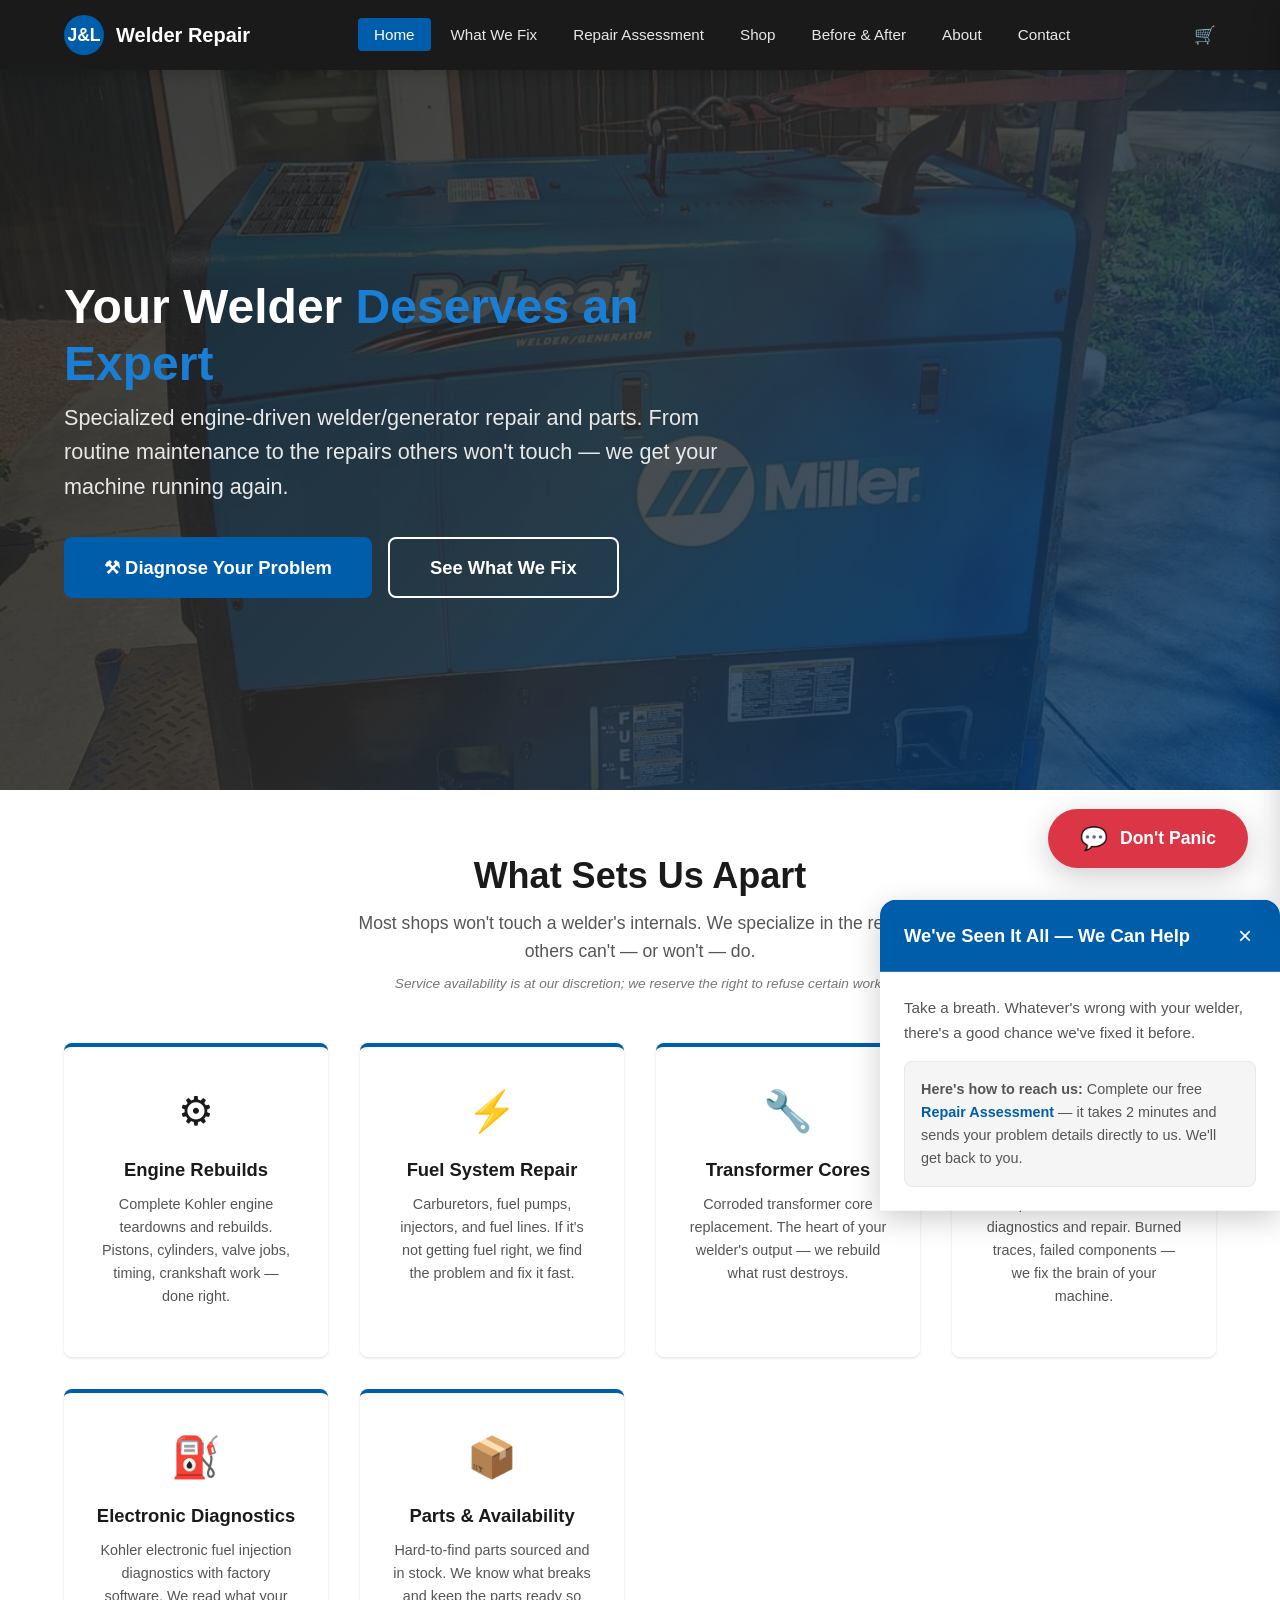
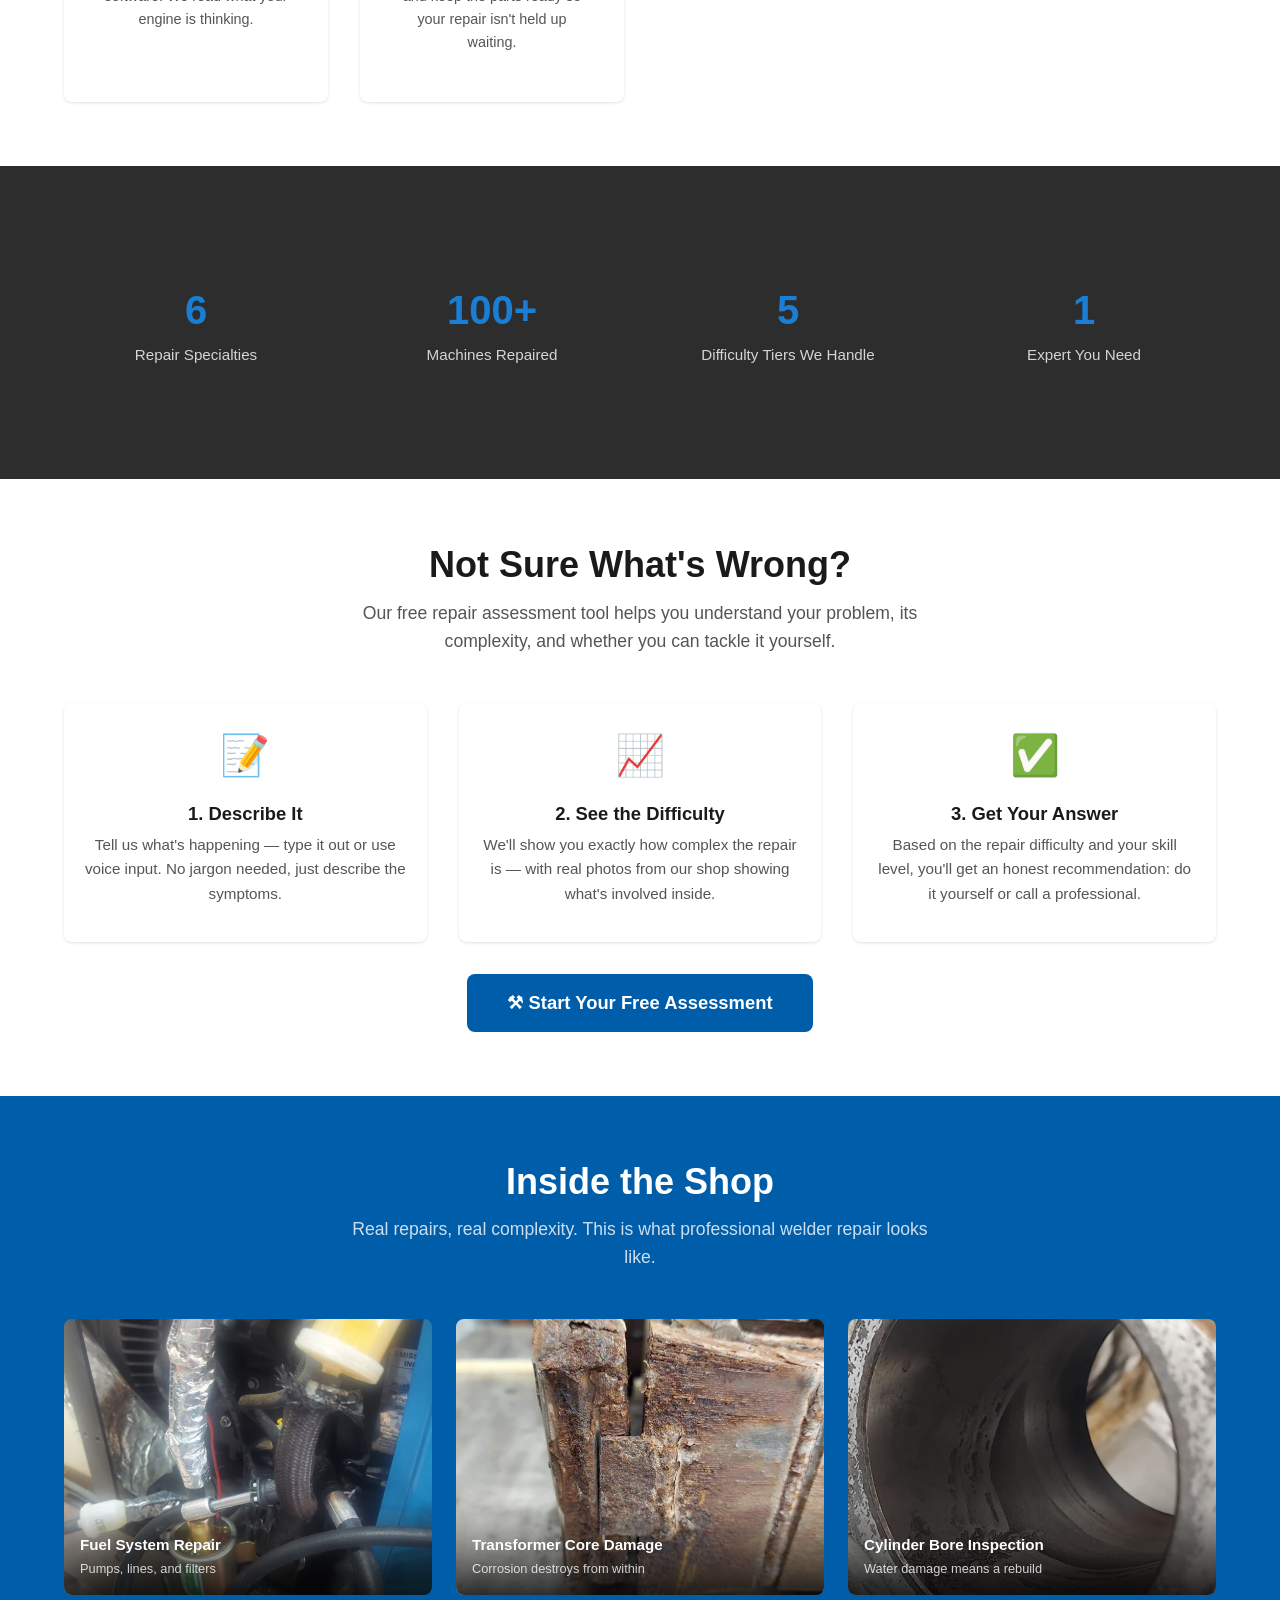
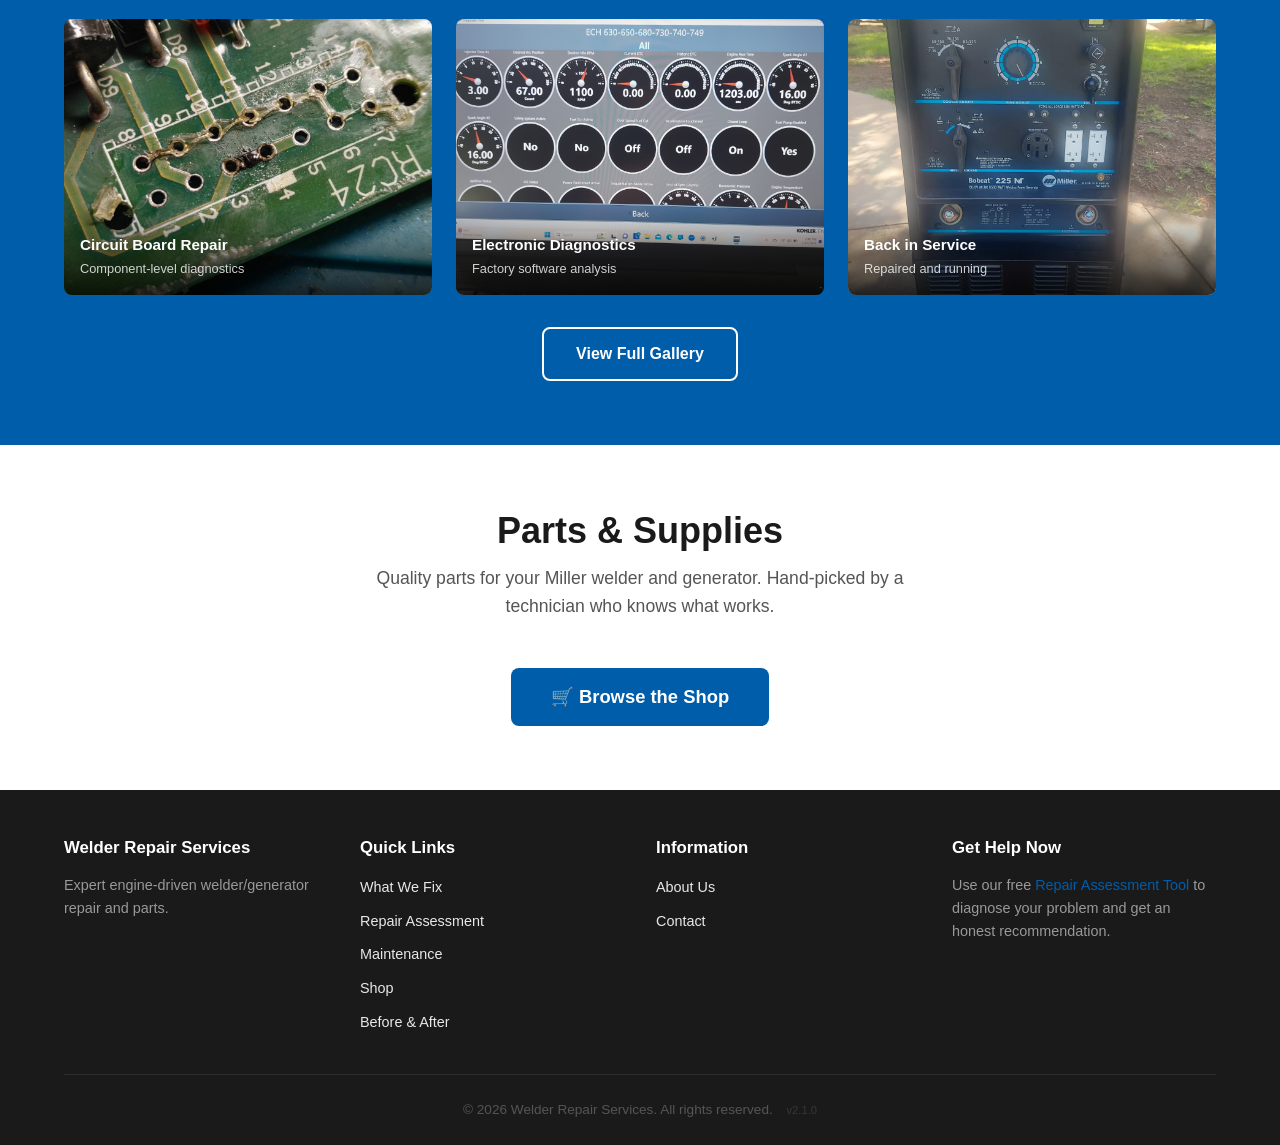
<file: index.html>
<!DOCTYPE html>
<html lang="en">
<head>
    <meta charset="UTF-8">
    <meta name="viewport" content="width=device-width, initial-scale=1.0">
    <meta name="description" content="Welder Repair — Expert engine-driven welder and generator repair. Engine rebuilds, circuit board repair, electronic diagnostics, and parts. Fast turnaround on the repairs others won't touch.">
    <title>Welder Repair Services — Expert Service &amp; Parts</title>
    <link rel="stylesheet" href="css/styles.css">
</head>
<body style="position: relative;">

<!-- Navigation -->
<nav class="nav">
    <div class="nav__inner">
        <a href="index.html" class="nav__logo">
            <div class="nav__logo-icon">J&L</div>
            Welder Repair
        </a>
        <ul class="nav__links" id="navLinks">
            <li><a href="index.html" class="active">Home</a></li>
            <li><a href="pages/what-we-fix.html">What We Fix</a></li>
            <li><a href="pages/assessment.html">Repair Assessment</a></li>
            <li><a href="pages/shop.html">Shop</a></li>
            <li><a href="pages/gallery.html">Before &amp; After</a></li>
            <li><a href="pages/about.html">About</a></li>
            <li><a href="pages/contact.html">Contact</a></li>
        </ul>
        <div class="nav__right" style="display:flex;align-items:center;gap:1rem;">
            <div class="cart-icon" id="cartIconNav" onclick="toggleCart()">
                &#128722;
                <span class="cart-icon__count" id="cartCount" style="display:none;">0</span>
            </div>
            <button class="nav__hamburger" id="hamburger" aria-label="Toggle menu">
                <span></span>
                <span></span>
                <span></span>
            </button>
        </div>
    </div>
</nav>

<!-- Hero Section -->
<section class="hero">
    <div class="container">
        <div class="hero__content">
            <h1>Your Welder <span>Deserves an Expert</span></h1>
            <p class="hero__subtitle">
                Specialized engine-driven welder/generator repair and parts.
                From routine maintenance to the repairs others won't touch —
                we get your machine running again.
            </p>
            <div class="hero__actions">
                <a href="pages/assessment.html" class="btn btn--primary btn--large">
                    &#9874; Diagnose Your Problem
                </a>
                <a href="pages/what-we-fix.html" class="btn btn--secondary btn--large">
                    See What We Fix
                </a>
            </div>
        </div>
    </div>
</section>

<!-- What We Do — Service Cards -->
<section class="section section--light">
    <div class="container">
        <div class="section-header">
            <h2>What Sets Us Apart</h2>
            <p>Most shops won't touch a welder's internals. We specialize in the repairs others can't — or won't — do.</p>
            <p style="font-size:0.85rem; opacity:0.8; margin-top:0.5rem; font-style:italic;">Service availability is at our discretion; we reserve the right to refuse certain work.</p>
        </div>
        <div class="service-cards">
            <div class="service-card">
                <div class="service-card__icon">&#9881;</div>
                <h3 class="service-card__title">Engine Rebuilds</h3>
                <p class="service-card__text">Complete Kohler engine teardowns and rebuilds. Pistons, cylinders, valve jobs, timing, crankshaft work — done right.</p>
            </div>
            <div class="service-card">
                <div class="service-card__icon">&#9889;</div>
                <h3 class="service-card__title">Fuel System Repair</h3>
                <p class="service-card__text">Carburetors, fuel pumps, injectors, and fuel lines. If it's not getting fuel right, we find the problem and fix it fast.</p>
            </div>
            <div class="service-card">
                <div class="service-card__icon">&#128295;</div>
                <h3 class="service-card__title">Transformer Cores</h3>
                <p class="service-card__text">Corroded transformer core replacement. The heart of your welder's output — we rebuild what rust destroys.</p>
            </div>
            <div class="service-card">
                <div class="service-card__icon">&#128187;</div>
                <h3 class="service-card__title">Circuit Board Repair</h3>
                <p class="service-card__text">Component-level circuit board diagnostics and repair. Burned traces, failed components — we fix the brain of your machine.</p>
            </div>
            <div class="service-card">
                <div class="service-card__icon">&#9981;</div>
                <h3 class="service-card__title">Electronic Diagnostics</h3>
                <p class="service-card__text">Kohler electronic fuel injection diagnostics with factory software. We read what your engine is thinking.</p>
            </div>
            <div class="service-card">
                <div class="service-card__icon">&#128230;</div>
                <h3 class="service-card__title">Parts &amp; Availability</h3>
                <p class="service-card__text">Hard-to-find parts sourced and in stock. We know what breaks and keep the parts ready so your repair isn't held up waiting.</p>
            </div>
        </div>
    </div>
</section>

<!-- Stats Section -->
<section class="section section--dark">
    <div class="container">
        <div class="stats-bar">
            <div class="stat">
                <span class="stat__number">6</span>
                <span class="stat__label">Repair Specialties</span>
            </div>
            <div class="stat">
                <span class="stat__number">100+</span>
                <span class="stat__label">Machines Repaired</span>
            </div>
            <div class="stat">
                <span class="stat__number">5</span>
                <span class="stat__label">Difficulty Tiers We Handle</span>
            </div>
            <div class="stat">
                <span class="stat__number">1</span>
                <span class="stat__label">Expert You Need</span>
            </div>
        </div>
    </div>
</section>

<!-- How It Works — Assessment CTA -->
<section class="section section--light">
    <div class="container">
        <div class="section-header">
            <h2>Not Sure What's Wrong?</h2>
            <p>Our free repair assessment tool helps you understand your problem, its complexity, and whether you can tackle it yourself.</p>
        </div>
        <div class="grid grid--3">
            <div class="card">
                <div class="card__body text-center">
                    <div style="font-size:2.5rem;margin-bottom:1rem;">&#128221;</div>
                    <h3 class="card__title">1. Describe It</h3>
                    <p class="card__text">Tell us what's happening — type it out or use voice input. No jargon needed, just describe the symptoms.</p>
                </div>
            </div>
            <div class="card">
                <div class="card__body text-center">
                    <div style="font-size:2.5rem;margin-bottom:1rem;">&#128200;</div>
                    <h3 class="card__title">2. See the Difficulty</h3>
                    <p class="card__text">We'll show you exactly how complex the repair is — with real photos from our shop showing what's involved inside.</p>
                </div>
            </div>
            <div class="card">
                <div class="card__body text-center">
                    <div style="font-size:2.5rem;margin-bottom:1rem;">&#9989;</div>
                    <h3 class="card__title">3. Get Your Answer</h3>
                    <p class="card__text">Based on the repair difficulty and your skill level, you'll get an honest recommendation: do it yourself or call a professional.</p>
                </div>
            </div>
        </div>
        <div class="text-center mt-4">
            <a href="pages/assessment.html" class="btn btn--primary btn--large">
                &#9874; Start Your Free Assessment
            </a>
        </div>
    </div>
</section>

<!-- Featured Repair Photos -->
<section class="section section--blue">
    <div class="container">
        <div class="section-header section-header--light">
            <h2>Inside the Shop</h2>
            <p>Real repairs, real complexity. This is what professional welder repair looks like.</p>
        </div>
        <div class="gallery-grid" style="max-height:none;">
            <div class="gallery-item">
                <img src="images/fuel-system/fuel-pump-filter-lines.jpeg" alt="Fuel pump and filter assembly for engine-driven welder" loading="lazy">
                <div class="gallery-item__overlay">
                    <h4>Fuel System Repair</h4>
                    <p>Pumps, lines, and filters</p>
                </div>
            </div>
            <div class="gallery-item">
                <img src="images/transformer/corroded-core-closeup.jpeg" alt="Severely corroded transformer core, lamination stack rusted through" loading="lazy">
                <div class="gallery-item__overlay">
                    <h4>Transformer Core Damage</h4>
                    <p>Corrosion destroys from within</p>
                </div>
            </div>
            <div class="gallery-item">
                <img src="images/engine/cylinder-bore-scoring.jpeg" alt="Engine cylinder bore showing water damage" loading="lazy">
                <div class="gallery-item__overlay">
                    <h4>Cylinder Bore Inspection</h4>
                    <p>Water damage means a rebuild</p>
                </div>
            </div>
            <div class="gallery-item">
                <img src="images/electronics/burned-circuit-traces.jpeg" alt="Circuit board with burned traces requiring component-level repair" loading="lazy">
                <div class="gallery-item__overlay">
                    <h4>Circuit Board Repair</h4>
                    <p>Component-level diagnostics</p>
                </div>
            </div>
            <div class="gallery-item">
                <img src="images/diagnostic/kohler-software-gauges.jpeg" alt="Kohler engine diagnostic software showing fuel injection data" loading="lazy">
                <div class="gallery-item__overlay">
                    <h4>Electronic Diagnostics</h4>
                    <p>Factory software analysis</p>
                </div>
            </div>
            <div class="gallery-item">
                <img src="images/complete-units/bobcat-225nt-restored-front.jpeg" alt="Fully repaired engine-driven welder generator" loading="lazy">
                <div class="gallery-item__overlay">
                    <h4>Back in Service</h4>
                    <p>Repaired and running</p>
                </div>
            </div>
        </div>
        <div class="text-center mt-4">
            <a href="pages/gallery.html" class="btn btn--secondary">View Full Gallery</a>
        </div>
    </div>
</section>

<!-- Shop CTA -->
<section class="section section--light">
    <div class="container">
        <div class="section-header">
            <h2>Parts &amp; Supplies</h2>
            <p>Quality parts for your Miller welder and generator. Hand-picked by a technician who knows what works.</p>
        </div>
        <div class="text-center">
            <a href="pages/shop.html" class="btn btn--primary btn--large">
                &#128722; Browse the Shop
            </a>
        </div>
    </div>
</section>

<!-- Footer -->
<footer class="footer">
    <div class="container">
        <div class="footer__grid">
            <div class="footer__col">
                <h4>Welder Repair Services</h4>
                <p style="font-size:0.9rem;color:#999;">Expert engine-driven welder/generator repair and parts.</p>
            </div>
            <div class="footer__col">
                <h4>Quick Links</h4>
                <ul>
                    <li><a href="pages/what-we-fix.html">What We Fix</a></li>
                    <li><a href="pages/assessment.html">Repair Assessment</a></li>
                    <li><a href="pages/maintenance.html">Maintenance</a></li>
                <li><a href="pages/shop.html">Shop</a></li>
                    <li><a href="pages/gallery.html">Before &amp; After</a></li>
                </ul>
            </div>
            <div class="footer__col">
                <h4>Information</h4>
                <ul>
                    <li><a href="pages/about.html">About Us</a></li>
                    <li><a href="pages/contact.html">Contact</a></li>
                </ul>
            </div>
            <div class="footer__col">
                <h4>Get Help Now</h4>
                <p style="font-size:0.9rem;color:#999;">Use our free <a href="pages/assessment.html">Repair Assessment Tool</a> to diagnose your problem and get an honest recommendation.</p>
            </div>
        </div>
        <div class="footer__bottom">
            &copy; 2026 Welder Repair Services. All rights reserved. <span style="opacity:0.5; font-size:0.7rem; margin-left:10px;">v2.1.0</span>
        </div>
    </div>
</footer>

<!-- "Don't Panic" Floating Button -->
<div class="dont-panic" id="dontPanic">
    <button class="dont-panic__btn" onclick="togglePanicPanel()">
        <span class="icon">&#128172;</span>
        Don't Panic
    </button>
</div>

<!-- "Don't Panic" Slide-Up Panel -->
<div class="dont-panic__panel" id="panicPanel">
    <div class="dont-panic__panel-header">
        <h3>We've Seen It All — We Can Help</h3>
        <button class="dont-panic__close" onclick="togglePanicPanel()">&times;</button>
    </div>
    <div class="dont-panic__panel-body">
        <p>Take a breath. Whatever's wrong with your welder, there's a good chance we've fixed it before.</p>
        <div class="dont-panic__assessment-note" id="panicAssessmentNote">
            <strong>Here's how to reach us:</strong> Complete our free
            <a href="pages/assessment.html">Repair Assessment</a> —
            it takes 2 minutes and sends your problem details directly to us. We'll get back to you.
        </div>
    </div>
</div>

<!-- Cart Overlay -->
<div class="overlay" id="cartOverlay" onclick="toggleCart()"></div>

<!-- Cart Sidebar -->
<div class="cart-sidebar" id="cartSidebar">
    <div class="cart-sidebar__header">
        <h3>Your Cart</h3>
        <button class="cart-sidebar__close" onclick="toggleCart()">&times;</button>
    </div>
    <div class="cart-sidebar__items" id="cartItems">
        <div class="cart-empty">
            <div class="icon">&#128722;</div>
            <p>Your cart is empty</p>
            <a href="pages/shop.html" class="btn btn--primary btn--small mt-2">Browse Shop</a>
        </div>
    </div>
    <div class="cart-sidebar__footer" id="cartFooter" style="display:none;">
        <div class="cart-sidebar__total">
            <span>Total:</span>
            <span id="cartTotal">$0.00</span>
        </div>
        <button class="btn btn--primary cart-sidebar__checkout" onclick="checkout()">
            Proceed to Checkout
        </button>
    </div>
</div>

<script src="js/main.js"></script>
<script src="js/cart.js"></script>
</body>
</html>
</file>
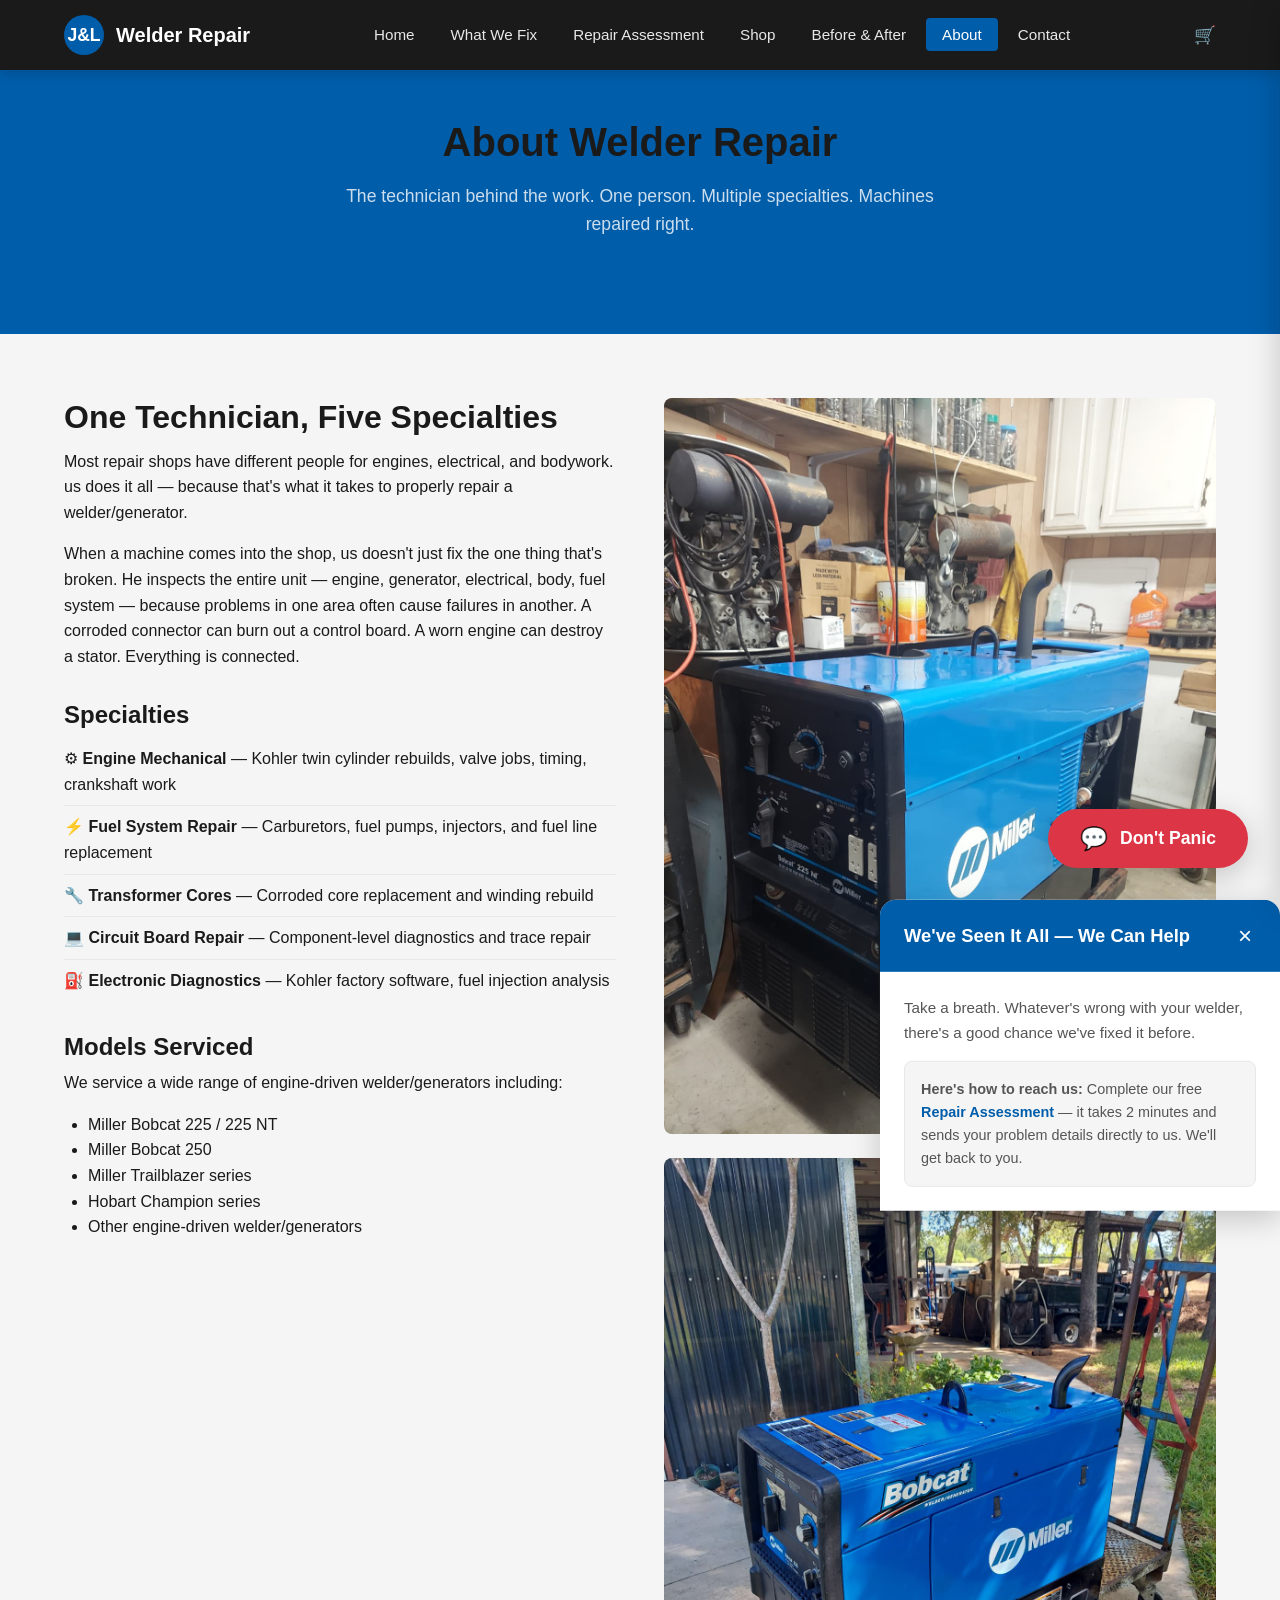
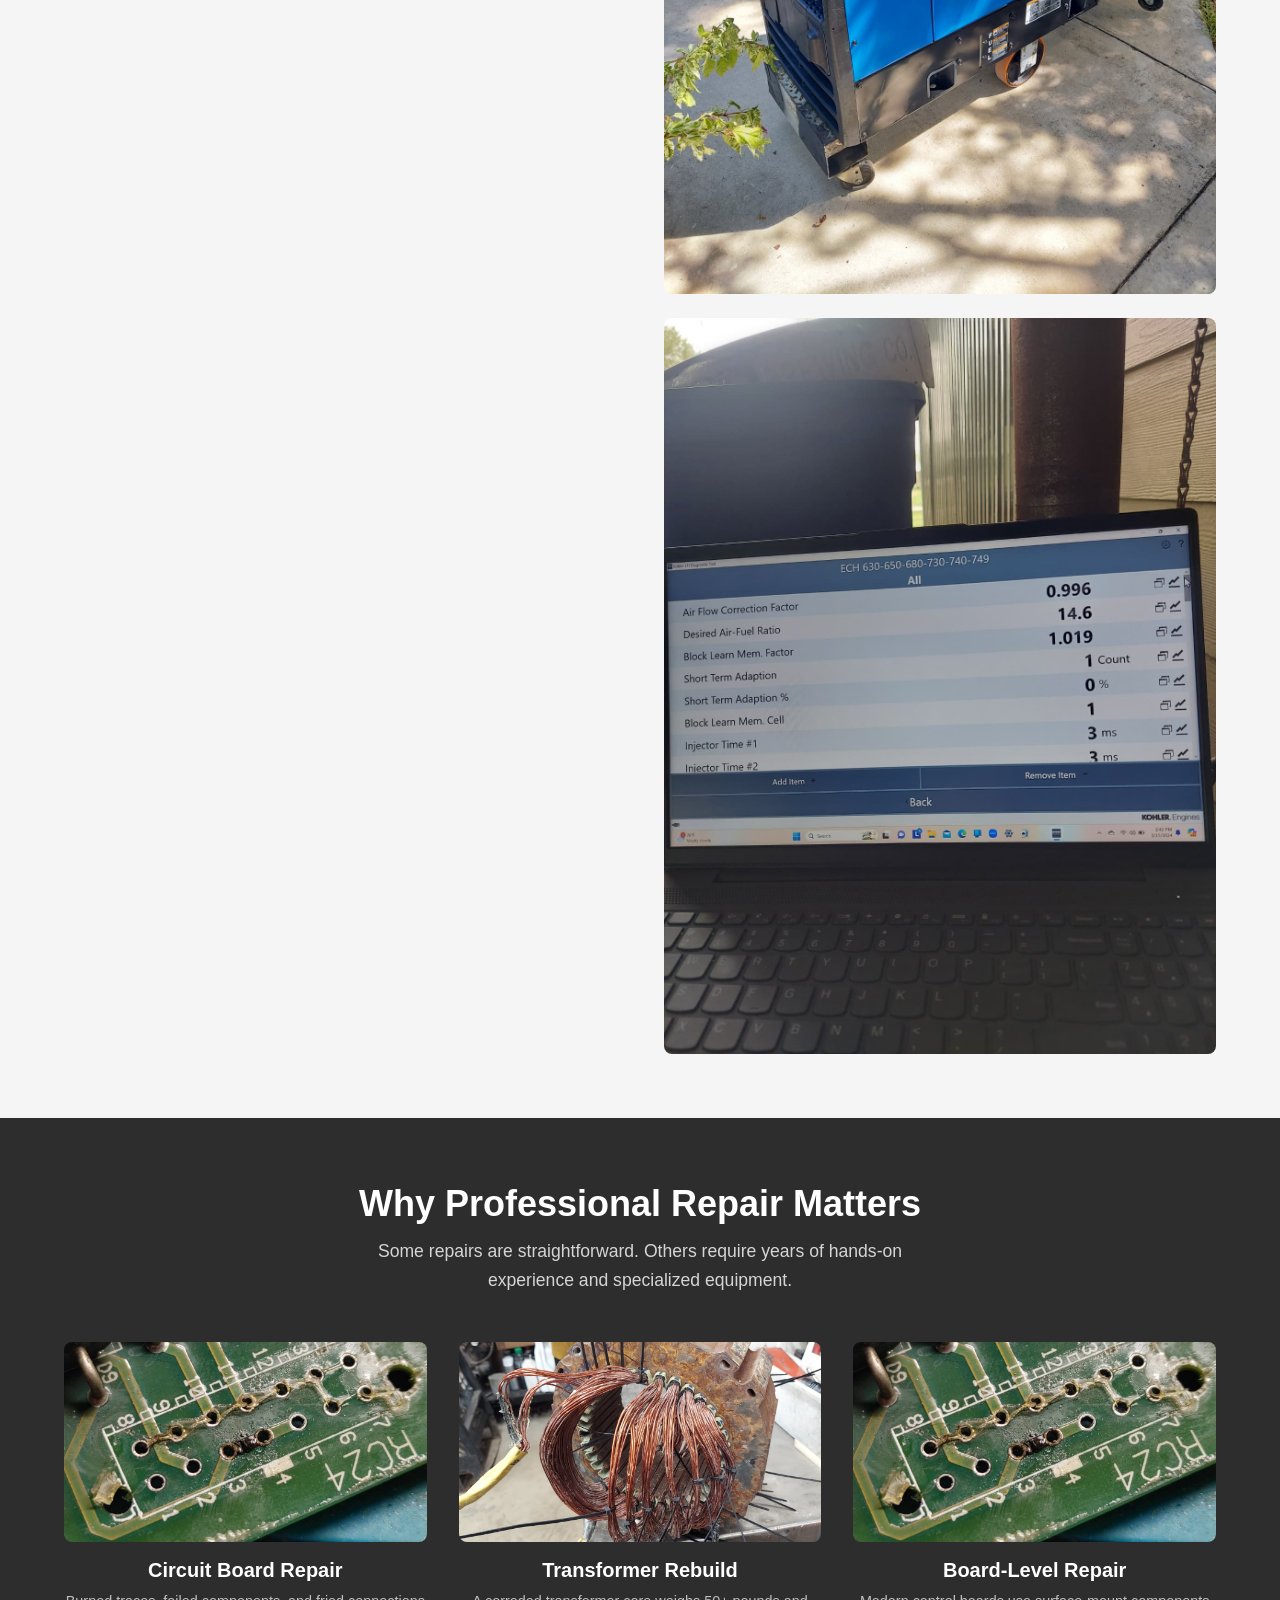
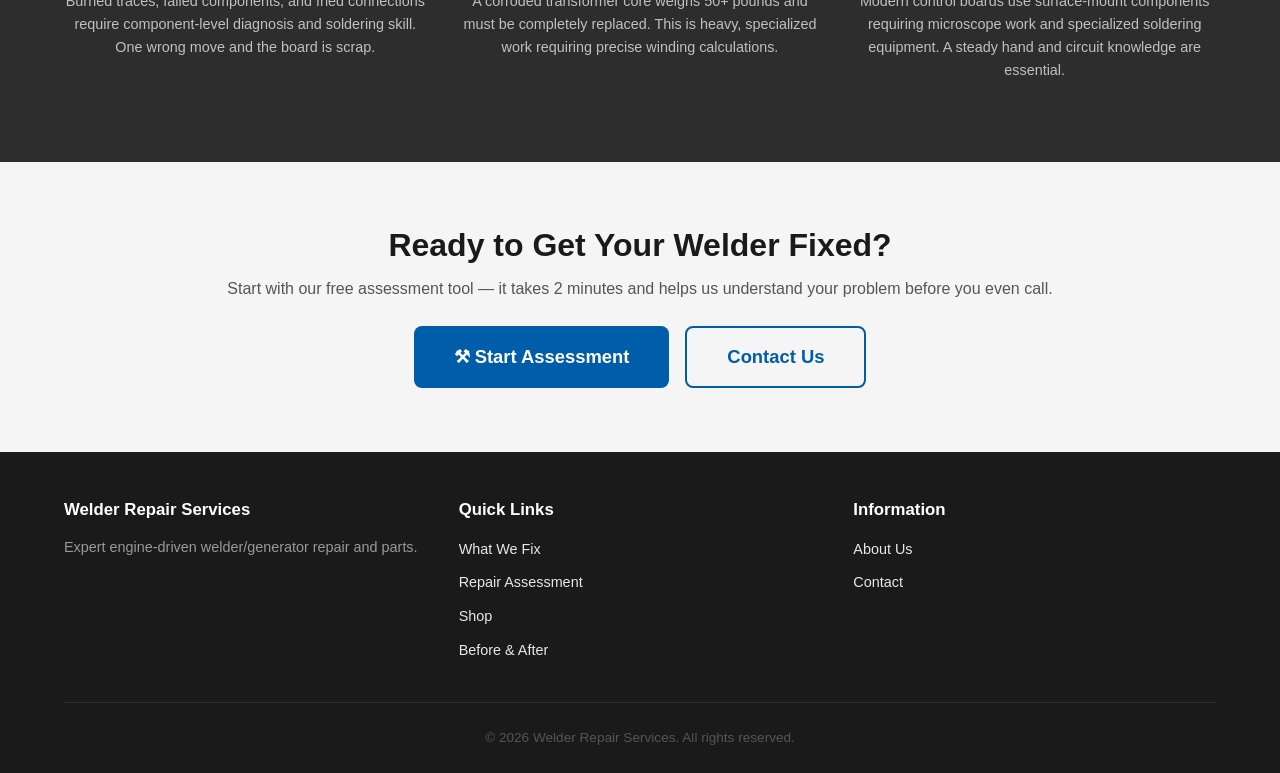
<file: pages/about.html>
<!DOCTYPE html>
<html lang="en">
<head>
    <meta charset="UTF-8">
    <meta name="viewport" content="width=device-width, initial-scale=1.0">
    <meta name="description" content="Meet Welder Repair — expert engine-driven welder and generator repair technician. Specializing in engine rebuilds, circuit board repair, electronic diagnostics, and parts.">
    <title>About Us — Welder Repair Services</title>
    <link rel="stylesheet" href="../css/styles.css">
</head>
<body>

<!-- Navigation -->
<nav class="nav">
    <div class="nav__inner">
        <a href="../index.html" class="nav__logo">
            <div class="nav__logo-icon">J&L</div>
            Welder Repair
        </a>
        <ul class="nav__links" id="navLinks">
            <li><a href="../index.html">Home</a></li>
            <li><a href="what-we-fix.html">What We Fix</a></li>
            <li><a href="assessment.html">Repair Assessment</a></li>
            <li><a href="shop.html">Shop</a></li>
            <li><a href="gallery.html">Before &amp; After</a></li>
            <li><a href="about.html" class="active">About</a></li>
            <li><a href="contact.html">Contact</a></li>
        </ul>
        <div class="nav__right" style="display:flex;align-items:center;gap:1rem;">
            <div class="cart-icon" id="cartIconNav" onclick="toggleCart()">&#128722;<span class="cart-icon__count" id="cartCount" style="display:none;">0</span></div>
            <button class="nav__hamburger" id="hamburger" aria-label="Toggle menu"><span></span><span></span><span></span></button>
        </div>
    </div>
</nav>

<!-- Page Header -->
<section class="section section--blue" style="padding:3rem 0;">
    <div class="container">
        <div class="section-header section-header--light">
            <h1>About Welder Repair</h1>
            <p>The technician behind the work. One person. Multiple specialties. Machines repaired right.</p>
        </div>
    </div>
</section>

<!-- About Content -->
<section class="section">
    <div class="container">
        <div style="display:grid;grid-template-columns:1fr 1fr;gap:3rem;align-items:start;" class="about-grid">
            <div>
                <h2>One Technician, Five Specialties</h2>
                <p>Most repair shops have different people for engines, electrical, and bodywork. us does it all — because that's what it takes to properly repair a welder/generator.</p>

                <p>When a machine comes into the shop, us doesn't just fix the one thing that's broken. He inspects the entire unit — engine, generator, electrical, body, fuel system — because problems in one area often cause failures in another. A corroded connector can burn out a control board. A worn engine can destroy a stator. Everything is connected.</p>

                <h3 class="mt-4">Specialties</h3>
                <ul style="list-style:none;padding:0;">
                    <li style="padding:0.5rem 0;border-bottom:1px solid var(--light-gray);">&#9881; <strong>Engine Mechanical</strong> — Kohler twin cylinder rebuilds, valve jobs, timing, crankshaft work</li>
                    <li style="padding:0.5rem 0;border-bottom:1px solid var(--light-gray);">&#9889; <strong>Fuel System Repair</strong> — Carburetors, fuel pumps, injectors, and fuel line replacement</li>
                    <li style="padding:0.5rem 0;border-bottom:1px solid var(--light-gray);">&#128295; <strong>Transformer Cores</strong> — Corroded core replacement and winding rebuild</li>
                    <li style="padding:0.5rem 0;border-bottom:1px solid var(--light-gray);">&#128187; <strong>Circuit Board Repair</strong> — Component-level diagnostics and trace repair</li>
                    <li style="padding:0.5rem 0;">&#9981; <strong>Electronic Diagnostics</strong> — Kohler factory software, fuel injection analysis</li>
                </ul>

                <h3 class="mt-4">Models Serviced</h3>
                <p>We service a wide range of engine-driven welder/generators including:</p>
                <ul style="margin-left:1.5rem;">
                    <li>Miller Bobcat 225 / 225 NT</li>
                    <li>Miller Bobcat 250</li>
                    <li>Miller Trailblazer series</li>
                    <li>Hobart Champion series</li>
                    <li>Other engine-driven welder/generators</li>
                </ul>
            </div>
            <div>
                <img src="../images/complete-units/miller-225nt-open-engine.jpeg" alt="Miller 225 NT with engine exposed in our shop" style="width:100%;border-radius:8px;margin-bottom:1.5rem;" loading="lazy">
                <img src="../images/complete-units/bobcat-restored-outside-01.jpeg" alt="Fully restored Miller Bobcat" style="width:100%;border-radius:8px;margin-bottom:1.5rem;" loading="lazy">
                <img src="../images/diagnostic/kohler-software-data.jpeg" alt="Kohler diagnostic software being used for engine analysis" style="width:100%;border-radius:8px;" loading="lazy">
            </div>
        </div>
    </div>
</section>

<!-- Why Professional Repair -->
<section class="section section--dark">
    <div class="container">
        <div class="section-header section-header--light">
            <h2>Why Professional Repair Matters</h2>
            <p>Some repairs are straightforward. Others require years of hands-on experience and specialized equipment.</p>
        </div>
        <div class="grid grid--3">
            <div style="text-align:center;">
                <img src="../images/electronics/burned-circuit-traces.jpeg" alt="Circuit board with burned traces" style="width:100%;height:200px;object-fit:cover;border-radius:8px;margin-bottom:1rem;" loading="lazy">
                <h4 style="color:var(--white);">Circuit Board Repair</h4>
                <p style="color:rgba(255,255,255,0.7);font-size:0.9rem;">Burned traces, failed components, and fried connections require component-level diagnosis and soldering skill. One wrong move and the board is scrap.</p>
            </div>
            <div style="text-align:center;">
                <img src="../images/transformer/core-rusty-copper-windings.jpeg" alt="Corroded transformer" style="width:100%;height:200px;object-fit:cover;border-radius:8px;margin-bottom:1rem;" loading="lazy">
                <h4 style="color:var(--white);">Transformer Rebuild</h4>
                <p style="color:rgba(255,255,255,0.7);font-size:0.9rem;">A corroded transformer core weighs 50+ pounds and must be completely replaced. This is heavy, specialized work requiring precise winding calculations.</p>
            </div>
            <div style="text-align:center;">
                <img src="../images/electronics/burned-circuit-traces.jpeg" alt="Circuit board repair" style="width:100%;height:200px;object-fit:cover;border-radius:8px;margin-bottom:1rem;" loading="lazy">
                <h4 style="color:var(--white);">Board-Level Repair</h4>
                <p style="color:rgba(255,255,255,0.7);font-size:0.9rem;">Modern control boards use surface-mount components requiring microscope work and specialized soldering equipment. A steady hand and circuit knowledge are essential.</p>
            </div>
        </div>
    </div>
</section>

<!-- CTA -->
<section class="section">
    <div class="container text-center">
        <h2>Ready to Get Your Welder Fixed?</h2>
        <p class="text-muted mb-3">Start with our free assessment tool — it takes 2 minutes and helps us understand your problem before you even call.</p>
        <div style="display:flex;gap:1rem;justify-content:center;flex-wrap:wrap;">
            <a href="assessment.html" class="btn btn--primary btn--large">&#9874; Start Assessment</a>
            <a href="contact.html" class="btn btn--outline-blue btn--large">Contact Us</a>
        </div>
    </div>
</section>

<!-- Footer -->
<footer class="footer">
    <div class="container">
        <div class="footer__grid">
            <div class="footer__col"><h4>Welder Repair Services</h4><p style="font-size:0.9rem;color:#999;">Expert engine-driven welder/generator repair and parts.</p></div>
            <div class="footer__col"><h4>Quick Links</h4><ul><li><a href="what-we-fix.html">What We Fix</a></li><li><a href="assessment.html">Repair Assessment</a></li><li><a href="shop.html">Shop</a></li><li><a href="gallery.html">Before &amp; After</a></li></ul></div>
            <div class="footer__col"><h4>Information</h4><ul><li><a href="about.html">About Us</a></li><li><a href="contact.html">Contact</a></li></ul></div>
        </div>
        <div class="footer__bottom">&copy; 2026 Welder Repair Services. All rights reserved.</div>
    </div>
</footer>

<div class="dont-panic"><button class="dont-panic__btn" onclick="togglePanicPanel()"><span class="icon">&#128172;</span> Don't Panic</button></div>
<div class="dont-panic__panel" id="panicPanel">
    <div class="dont-panic__panel-header"><h3>We've Seen It All — We Can Help</h3><button class="dont-panic__close" onclick="togglePanicPanel()">&times;</button></div>
    <div class="dont-panic__panel-body">
        <p>Take a breath. Whatever's wrong with your welder, there's a good chance we've fixed it before.</p>
        <div class="dont-panic__assessment-note" id="panicAssessmentNote"><strong>Here's how to reach us:</strong> Complete our free <a href="assessment.html">Repair Assessment</a> — it takes 2 minutes and sends your problem details directly to us. We'll get back to you.</div>
    </div>
</div>

<div class="overlay" id="cartOverlay" onclick="toggleCart()"></div>
<div class="cart-sidebar" id="cartSidebar">
    <div class="cart-sidebar__header"><h3>Your Cart</h3><button class="cart-sidebar__close" onclick="toggleCart()">&times;</button></div>
    <div class="cart-sidebar__items" id="cartItems"></div>
    <div class="cart-sidebar__footer" id="cartFooter" style="display:none;"><div class="cart-sidebar__total"><span>Total:</span><span id="cartTotal">$0.00</span></div><button class="btn btn--primary cart-sidebar__checkout" onclick="checkout()">Proceed to Checkout</button></div>
</div>

<style>
@media (max-width: 768px) {
    .about-grid { grid-template-columns: 1fr !important; }
}
</style>

<script src="../js/main.js"></script>
<script src="../js/cart.js"></script>
</body>
</html>
</file>
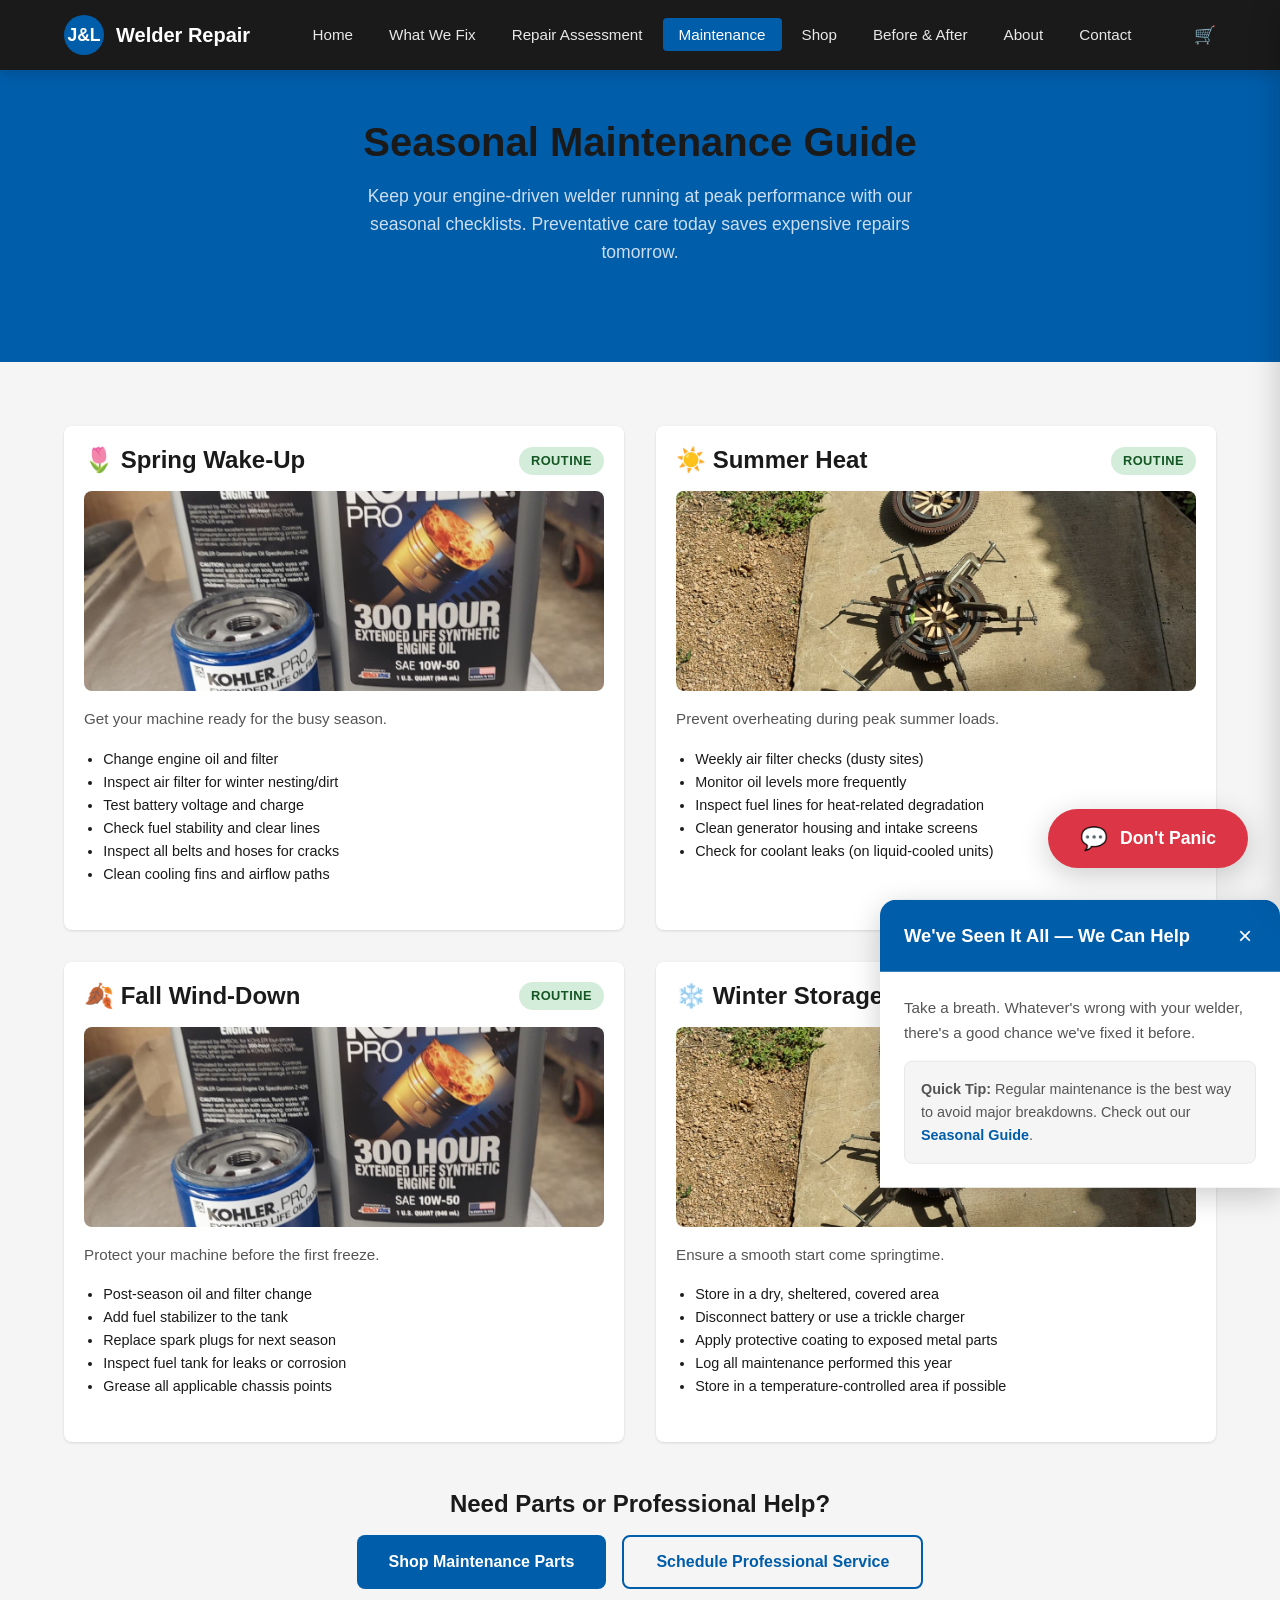
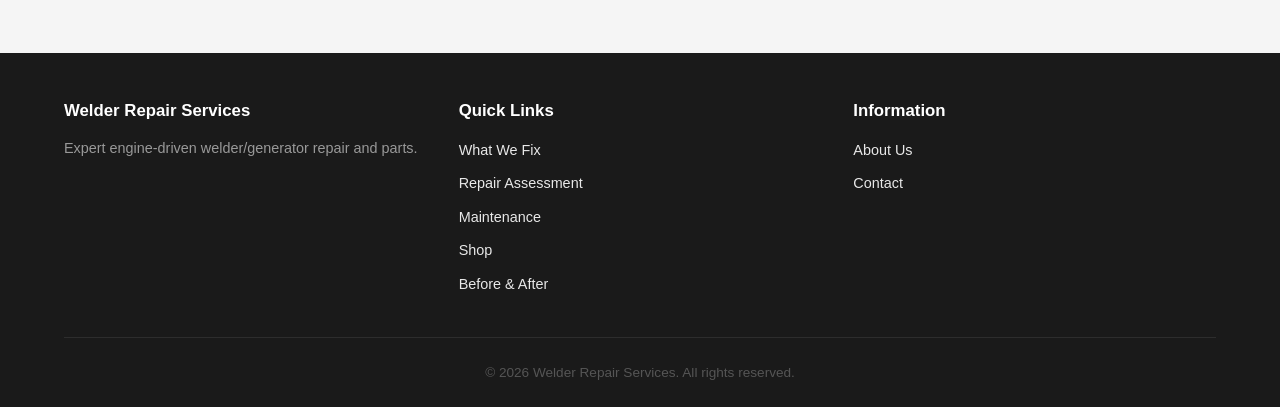
<file: pages/maintenance.html>
<!DOCTYPE html>
<html lang="en">
<head>
    <meta charset="UTF-8">
    <meta name="viewport" content="width=device-width, initial-scale=1.0">
    <meta name="description" content="Seasonal maintenance guides and checklists for engine-driven welders. Keep your machine running at peak performance year-round.">
    <title>Maintenance Guide — Welder Repair Services</title>
    <link rel="stylesheet" href="../css/styles.css">
</head>
<body style="position: relative;">

    <!-- Navigation -->
    <nav class="nav">
        <div class="nav__inner">
            <a href="../index.html" class="nav__logo">
                <div class="nav__logo-icon">J&L</div>
                Welder Repair
            </a>
            <ul class="nav__links" id="navLinks">
                <li><a href="../index.html">Home</a></li>
                <li><a href="what-we-fix.html">What We Fix</a></li>
                <li><a href="assessment.html">Repair Assessment</a></li>
                <li><a href="maintenance.html" class="active">Maintenance</a></li>
                <li><a href="shop.html">Shop</a></li>
                <li><a href="gallery.html">Before &amp; After</a></li>
                <li><a href="about.html">About</a></li>
                <li><a href="contact.html">Contact</a></li>
            </ul>
            <div class="nav__right" style="display:flex;align-items:center;gap:1rem;">
                <div class="cart-icon" id="cartIconNav" onclick="toggleCart()">&#128722;<span class="cart-icon__count" id="cartCount" style="display:none;">0</span></div>
                <button class="nav__hamburger" id="hamburger" aria-label="Toggle menu"><span></span><span></span><span></span></button>
            </div>
        </div>
    </nav>

    <!-- Page Header -->
    <section class="section section--blue" style="padding:3rem 0;">
        <div class="container">
            <div class="section-header section-header--light">
                <h1>Seasonal Maintenance Guide</h1>
                <p>Keep your engine-driven welder running at peak performance with our seasonal checklists. Preventative care today saves expensive repairs tomorrow.</p>
            </div>
        </div>
    </section>

    <!-- Maintenance Grid -->
    <section class="section">
        <div class="container">
            <div class="grid grid--2">
                <!-- Spring -->
                <div class="card">
                    <div class="card__body">
                        <div style="display: flex; justify-content: space-between; align-items: center; margin-bottom: 1rem;">
                            <h3 style="margin:0;">🌷 Spring Wake-Up</h3>
                            <span class="tier-badge tier-badge--1">Routine</span>
                        </div>
                        <img src="../images/maintenance/kohler-pro-oil-filter.jpeg" alt="Oil filter replacement" style="width:100%; height:200px; object-fit:cover; border-radius:8px; margin-bottom:1rem;">
                        <p class="card__text">Get your machine ready for the busy season.</p>
                        <ul style="text-align:left; font-size:0.9rem; margin-bottom:1.5rem; padding-left:1.2rem;">
                            <li>Change engine oil and filter</li>
                            <li>Inspect air filter for winter nesting/dirt</li>
                            <li>Test battery voltage and charge</li>
                            <li>Check fuel stability and clear lines</li>
                            <li>Inspect all belts and hoses for cracks</li>
                            <li>Clean cooling fins and airflow paths</li>
                        </ul>
                    </div>
                </div>

                <!-- Summer -->
                <div class="card">
                    <div class="card__body">
                        <div style="display: flex; justify-content: space-between; align-items: center; margin-bottom: 1rem;">
                            <h3 style="margin:0;">☀️ Summer Heat</h3>
                            <span class="tier-badge tier-badge--1">Routine</span>
                        </div>
                        <img src="../images/maintenance/disassembled-fans-parts.jpeg" alt="Cooling fan parts" style="width:100%; height:200px; object-fit:cover; border-radius:8px; margin-bottom:1rem;">
                        <p class="card__text">Prevent overheating during peak summer loads.</p>
                        <ul style="text-align:left; font-size:0.9rem; margin-bottom:1.5rem; padding-left:1.2rem;">
                            <li>Weekly air filter checks (dusty sites)</li>
                            <li>Monitor oil levels more frequently</li>
                            <li>Inspect fuel lines for heat-related degradation</li>
                            <li>Clean generator housing and intake screens</li>
                            <li>Check for coolant leaks (on liquid-cooled units)</li>
                        </ul>
                    </div>
                </div>

                <!-- Fall -->
                <div class="card">
                    <div class="card__body">
                        <div style="display: flex; justify-content: space-between; align-items: center; margin-bottom: 1rem;">
                            <h3 style="margin:0;">🍂 Fall Wind-Down</h3>
                            <span class="tier-badge tier-badge--1">Routine</span>
                        </div>
                        <img src="../images/maintenance/kohler-pro-oil-filter.jpeg" alt="Oil filter" style="width:100%; height:200px; object-fit:cover; border-radius:8px; margin-bottom:1rem;">
                        <p class="card__text">Protect your machine before the first freeze.</p>
                        <ul style="text-align:left; font-size:0.9rem; margin-bottom:1.5rem; padding-left:1.2rem;">
                            <li>Post-season oil and filter change</li>
                            <li>Add fuel stabilizer to the tank</li>
                            <li>Replace spark plugs for next season</li>
                            <li>Inspect fuel tank for leaks or corrosion</li>
                            <li>Grease all applicable chassis points</li>
                        </ul>
                    </div>
                </div>

                <!-- Winter -->
                <div class="card">
                    <div class="card__body">
                        <div style="display: flex; justify-content: space-between; align-items: center; margin-bottom: 1rem;">
                            <h3 style="margin:0;">❄️ Winter Storage</h3>
                            <span class="tier-badge tier-badge--1">Routine</span>
                        </div>
                        <img src="../images/maintenance/disassembled-fans-parts.jpeg" alt="Storage parts" style="width:100%; height:200px; object-fit:cover; border-radius:8px; margin-bottom:1rem;">
                        <p class="card__text">Ensure a smooth start come springtime.</p>
                        <ul style="text-align:left; font-size:0.9rem; margin-bottom:1.5rem; padding-left:1.2rem;">
                            <li>Store in a dry, sheltered, covered area</li>
                            <li>Disconnect battery or use a trickle charger</li>
                            <li>Apply protective coating to exposed metal parts</li>
                            <li>Log all maintenance performed this year</li>
                            <li>Store in a temperature-controlled area if possible</li>
                        </ul>
                    </div>
                </div>
            </div>

            <div class="text-center mt-4" style="margin-top:3rem;">
                <h3 style="margin-bottom:1rem;">Need Parts or Professional Help?</h3>
                <div style="display:flex; justify-content:center; gap:1rem; flex-wrap:wrap;">
                    <a href="shop.html" class="btn btn--primary">Shop Maintenance Parts</a>
                    <a href="contact.html" class="btn btn--outline-blue">Schedule Professional Service</a>
                </div>
            </div>
        </div>
    </section>

    <!-- Footer -->
    <footer class="footer">
        <div class="container">
            <div class="footer__grid">
                <div class="footer__col"><h4>Welder Repair Services</h4><p style="font-size:0.9rem;color:#999;">Expert engine-driven welder/generator repair and parts.</p></div>
                <div class="footer__col"><h4>Quick Links</h4><ul><li><a href="what-we-fix.html">What We Fix</a></li><li><a href="assessment.html">Repair Assessment</a></li><li><a href="maintenance.html" class="active">Maintenance</a></li><li><a href="shop.html">Shop</a></li><li><a href="gallery.html">Before &amp; After</a></li></ul></div>
                <div class="footer__col"><h4>Information</h4><ul><li><a href="about.html">About Us</a></li><li><a href="contact.html">Contact</a></li></ul></div>
            </div>
            <div class="footer__bottom">&copy; 2026 Welder Repair Services. All rights reserved.</div>
        </div>
    </footer>

    <div class="dont-panic"><button class="dont-panic__btn" onclick="togglePanicPanel()"><span class="icon">&#128172;</span> Don't Panic</button></div>
    <div class="dont-panic__panel" id="panicPanel">
        <div class="dont-panic__panel-header"><h3>We've Seen It All — We Can Help</h3><button class="dont-panic__close" onclick="togglePanicPanel()">&times;</button></div>
        <div class="dont-panic__panel-body">
            <p>Take a breath. Whatever's wrong with your welder, there's a good chance we've fixed it before.</p>
            <div class="dont-panic__assessment-note">
                <strong>Quick Tip:</strong> Regular maintenance is the best way to avoid major breakdowns. Check out our <a href="maintenance.html">Seasonal Guide</a>.
            </div>
        </div>
    </div>

    <div class="overlay" id="cartOverlay" onclick="toggleCart()"></div>
    <div class="cart-sidebar" id="cartSidebar">
        <div class="cart-sidebar__header"><h3>Your Cart</h3><button class="cart-sidebar__close" onclick="toggleCart()">&times;</button></div>
        <div class="cart-sidebar__items" id="cartItems"></div>
        <div class="cart-sidebar__footer" id="cartFooter" style="display:none;"><div class="cart-sidebar__total"><span>Total:</span><span id="cartTotal">$0.00</span></div><button class="btn btn--primary cart-sidebar__checkout" onclick="checkout()">Proceed to Checkout</button></div>
    </div>

    <script src="../js/main.js"></script>
    <script src="../js/cart.js"></script>
</body>
</html>
</file>
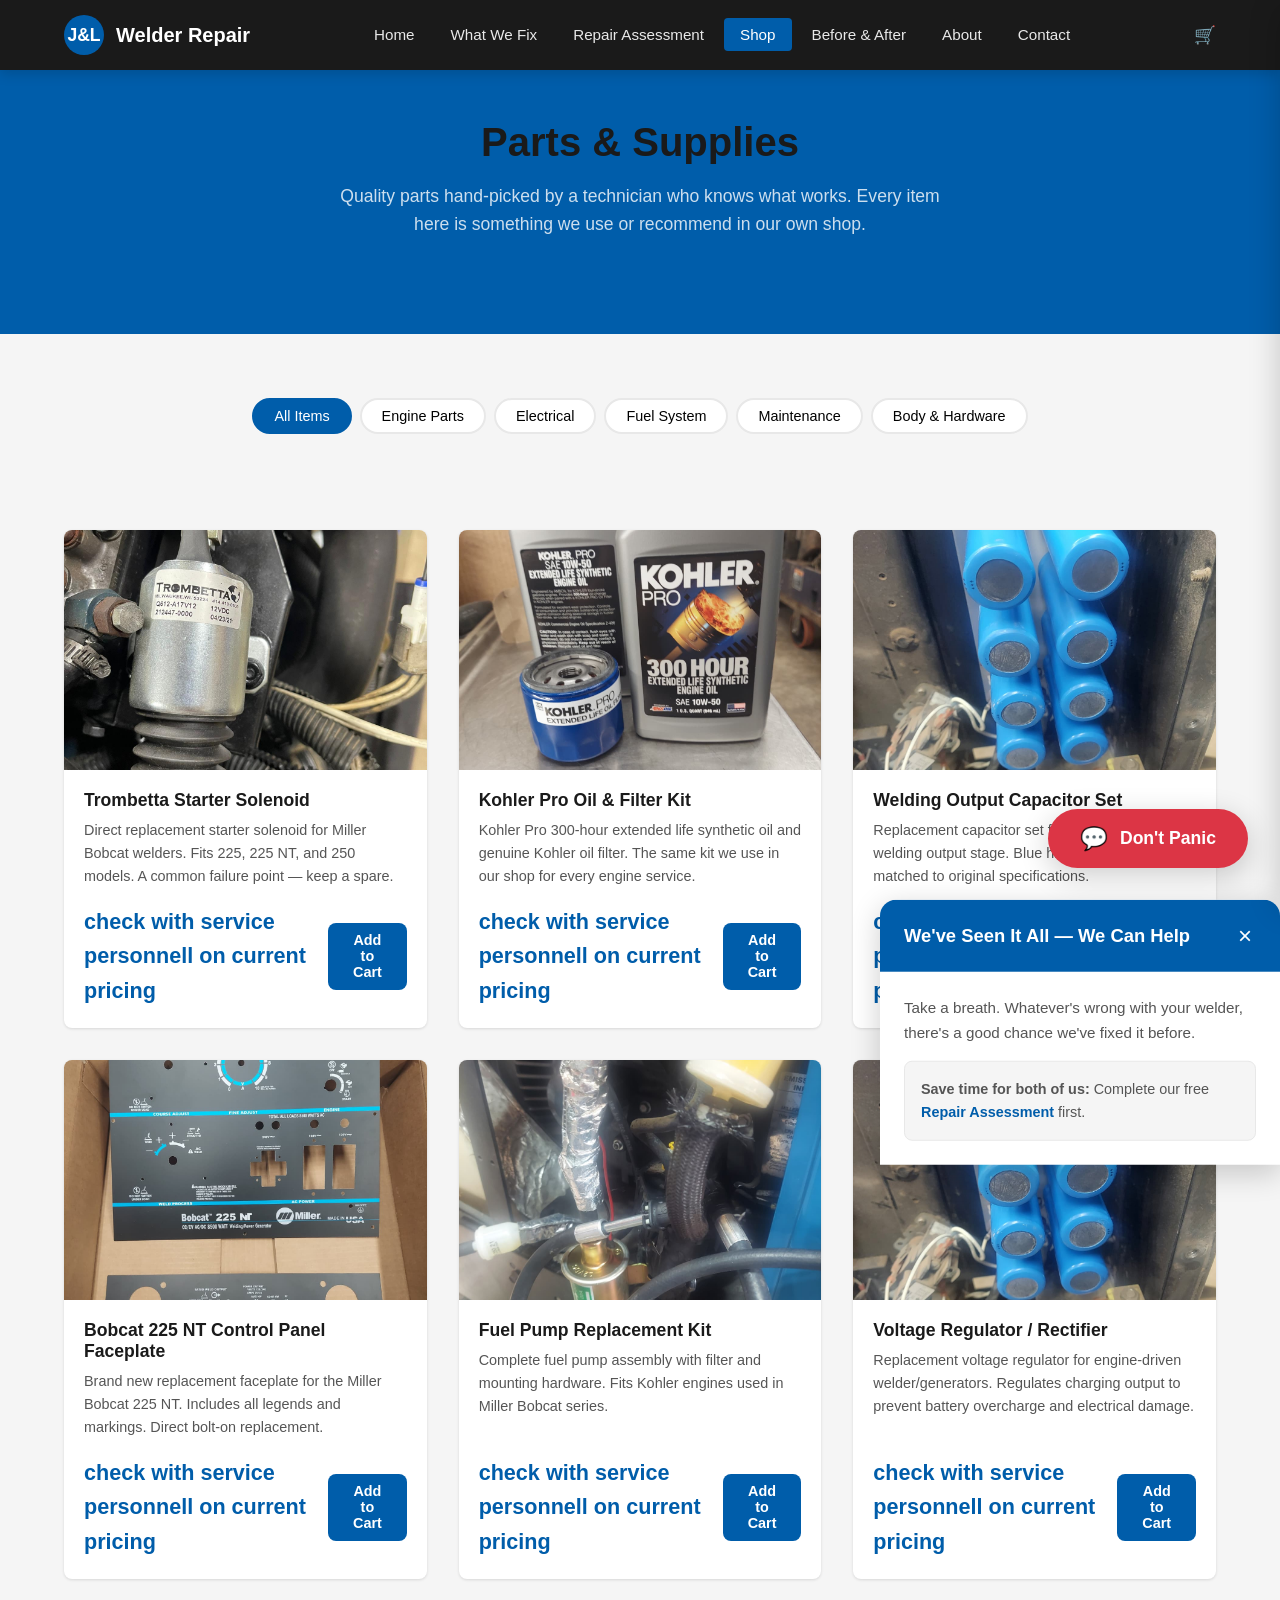
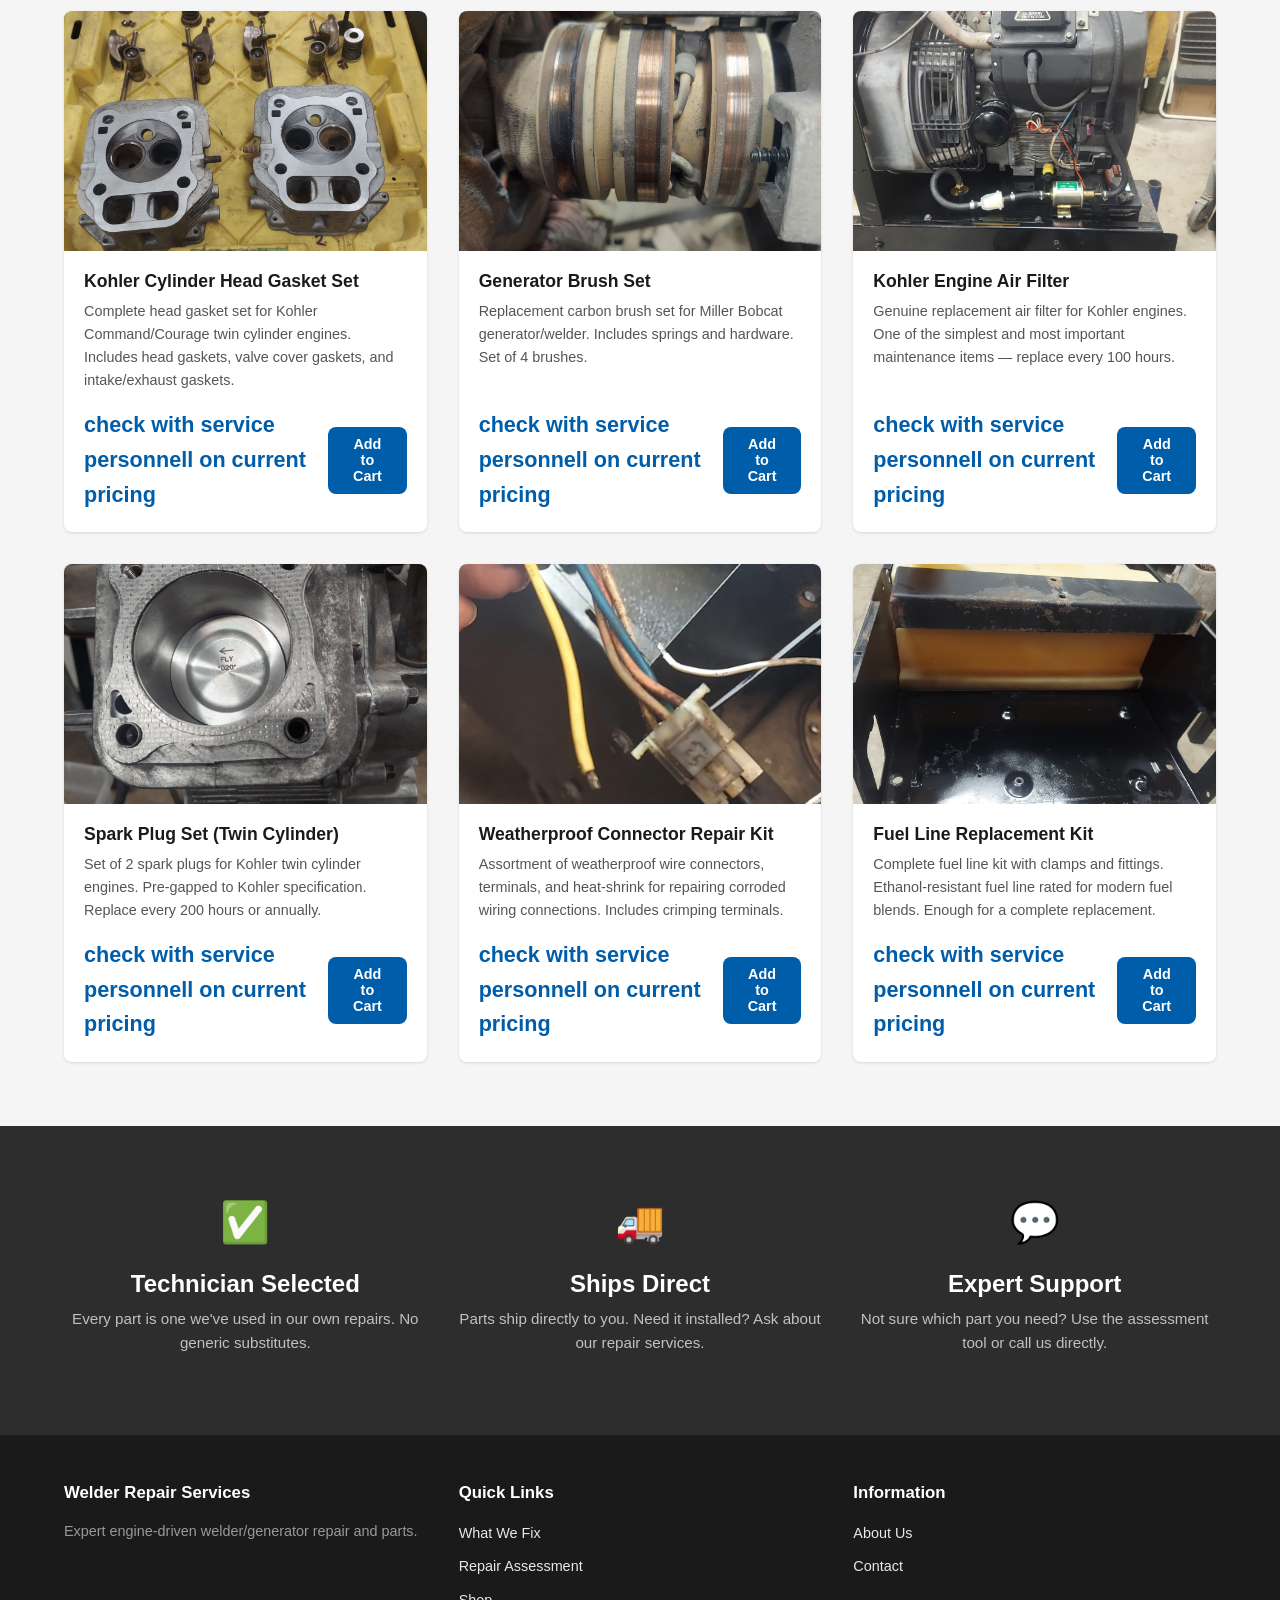
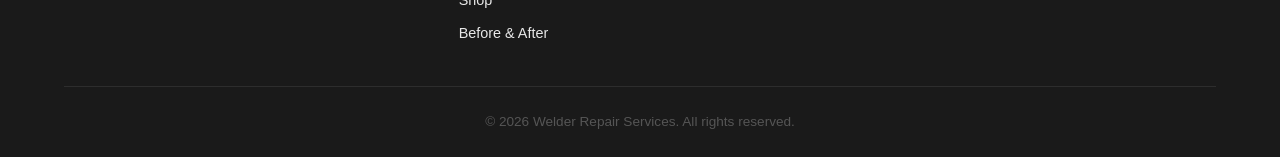
<file: pages/shop.html>
<!DOCTYPE html>
<html lang="en">
<head>
    <meta charset="UTF-8">
    <meta name="viewport" content="width=device-width, initial-scale=1.0">
    <meta name="description" content="Quality parts and supplies for engine-driven welder/generator repair. Hand-picked by a professional technician.">
    <title>Shop — Welder Repair Services</title>
    <link rel="stylesheet" href="../css/styles.css">
</head>
<body>

<!-- Navigation -->
<nav class="nav">
    <div class="nav__inner">
        <a href="../index.html" class="nav__logo">
            <div class="nav__logo-icon">J&L</div>
            Welder Repair
        </a>
        <ul class="nav__links" id="navLinks">
            <li><a href="../index.html">Home</a></li>
            <li><a href="what-we-fix.html">What We Fix</a></li>
            <li><a href="assessment.html">Repair Assessment</a></li>
            <li><a href="shop.html" class="active">Shop</a></li>
            <li><a href="gallery.html">Before &amp; After</a></li>
            <li><a href="about.html">About</a></li>
            <li><a href="contact.html">Contact</a></li>
        </ul>
        <div class="nav__right" style="display:flex;align-items:center;gap:1rem;">
            <div class="cart-icon" id="cartIconNav" onclick="toggleCart()">&#128722;<span class="cart-icon__count" id="cartCount" style="display:none;">0</span></div>
            <button class="nav__hamburger" id="hamburger" aria-label="Toggle menu"><span></span><span></span><span></span></button>
        </div>
    </div>
</nav>

<!-- Page Header -->
<section class="section section--blue" style="padding:3rem 0;">
    <div class="container">
        <div class="section-header section-header--light">
            <h1>Parts &amp; Supplies</h1>
            <p>Quality parts hand-picked by a technician who knows what works. Every item here is something we use or recommend in our own shop.</p>
        </div>
    </div>
</section>

<!-- Shop Filters -->
<section class="section" style="padding-bottom:0;">
    <div class="container">
        <div class="gallery-filters" id="shopFilters">
            <button class="gallery-filter-btn active" onclick="filterShop('all')">All Items</button>
            <button class="gallery-filter-btn" onclick="filterShop('engine')">Engine Parts</button>
            <button class="gallery-filter-btn" onclick="filterShop('electrical')">Electrical</button>
            <button class="gallery-filter-btn" onclick="filterShop('fuel')">Fuel System</button>
            <button class="gallery-filter-btn" onclick="filterShop('maintenance')">Maintenance</button>
            <button class="gallery-filter-btn" onclick="filterShop('body')">Body &amp; Hardware</button>
        </div>
    </div>
</section>

<!-- Product Grid -->
<section class="section">
    <div class="container">
        <div class="product-grid" id="productGrid">
            <!-- Products populated by JavaScript -->
        </div>
        <div class="text-center mt-4" id="noProducts" style="display:none;">
            <p class="text-muted">No products in this category yet. Check back soon or contact a technician for specific parts.</p>
        </div>
    </div>
</section>

<!-- Info Section -->
<section class="section section--dark">
    <div class="container">
        <div class="grid grid--3">
            <div class="text-center">
                <div style="font-size:2.5rem;margin-bottom:1rem;">&#9989;</div>
                <h3 style="color:var(--white);">Technician Selected</h3>
                <p style="color:rgba(255,255,255,0.7);font-size:0.95rem;">Every part is one we've used in our own repairs. No generic substitutes.</p>
            </div>
            <div class="text-center">
                <div style="font-size:2.5rem;margin-bottom:1rem;">&#128666;</div>
                <h3 style="color:var(--white);">Ships Direct</h3>
                <p style="color:rgba(255,255,255,0.7);font-size:0.95rem;">Parts ship directly to you. Need it installed? Ask about our repair services.</p>
            </div>
            <div class="text-center">
                <div style="font-size:2.5rem;margin-bottom:1rem;">&#128172;</div>
                <h3 style="color:var(--white);">Expert Support</h3>
                <p style="color:rgba(255,255,255,0.7);font-size:0.95rem;">Not sure which part you need? Use the assessment tool or call us directly.</p>
            </div>
        </div>
    </div>
</section>

<!-- Footer -->
<footer class="footer">
    <div class="container">
        <div class="footer__grid">
            <div class="footer__col">
                <h4>Welder Repair Services</h4>
                <p style="font-size:0.9rem;color:#999;">Expert engine-driven welder/generator repair and parts.</p>
            </div>
            <div class="footer__col">
                <h4>Quick Links</h4>
                <ul>
                    <li><a href="what-we-fix.html">What We Fix</a></li>
                    <li><a href="assessment.html">Repair Assessment</a></li>
                    <li><a href="shop.html">Shop</a></li>
                    <li><a href="gallery.html">Before &amp; After</a></li>
                </ul>
            </div>
            <div class="footer__col">
                <h4>Information</h4>
                <ul><li><a href="about.html">About Us</a></li><li><a href="contact.html">Contact</a></li></ul>
            </div>
        </div>
        <div class="footer__bottom">&copy; 2026 Welder Repair Services. All rights reserved.</div>
    </div>
</footer>

<!-- Don't Panic -->
<div class="dont-panic"><button class="dont-panic__btn" onclick="togglePanicPanel()"><span class="icon">&#128172;</span> Don't Panic</button></div>
<div class="dont-panic__panel" id="panicPanel">
    <div class="dont-panic__panel-header"><h3>We've Seen It All — We Can Help</h3><button class="dont-panic__close" onclick="togglePanicPanel()">&times;</button></div>
    <div class="dont-panic__panel-body">
        <p>Take a breath. Whatever's wrong with your welder, there's a good chance we've fixed it before.</p>
        <div class="dont-panic__assessment-note" id="panicAssessmentNote">
            <strong>Save time for both of us:</strong> Complete our free <a href="assessment.html">Repair Assessment</a> first.
        </div>
    </div>
</div>

<div class="overlay" id="cartOverlay" onclick="toggleCart()"></div>
<div class="cart-sidebar" id="cartSidebar">
    <div class="cart-sidebar__header"><h3>Your Cart</h3><button class="cart-sidebar__close" onclick="toggleCart()">&times;</button></div>
    <div class="cart-sidebar__items" id="cartItems"></div>
    <div class="cart-sidebar__footer" id="cartFooter" style="display:none;">
        <div class="cart-sidebar__total"><span>Total:</span><span id="cartTotal">$0.00</span></div>
        <button class="btn btn--primary cart-sidebar__checkout" onclick="checkout()">Proceed to Checkout</button>
    </div>
</div>

<script src="../js/main.js"></script>
<script src="../js/cart.js"></script>
<script src="../js/shop.js"></script>
</body>
</html>
</file>
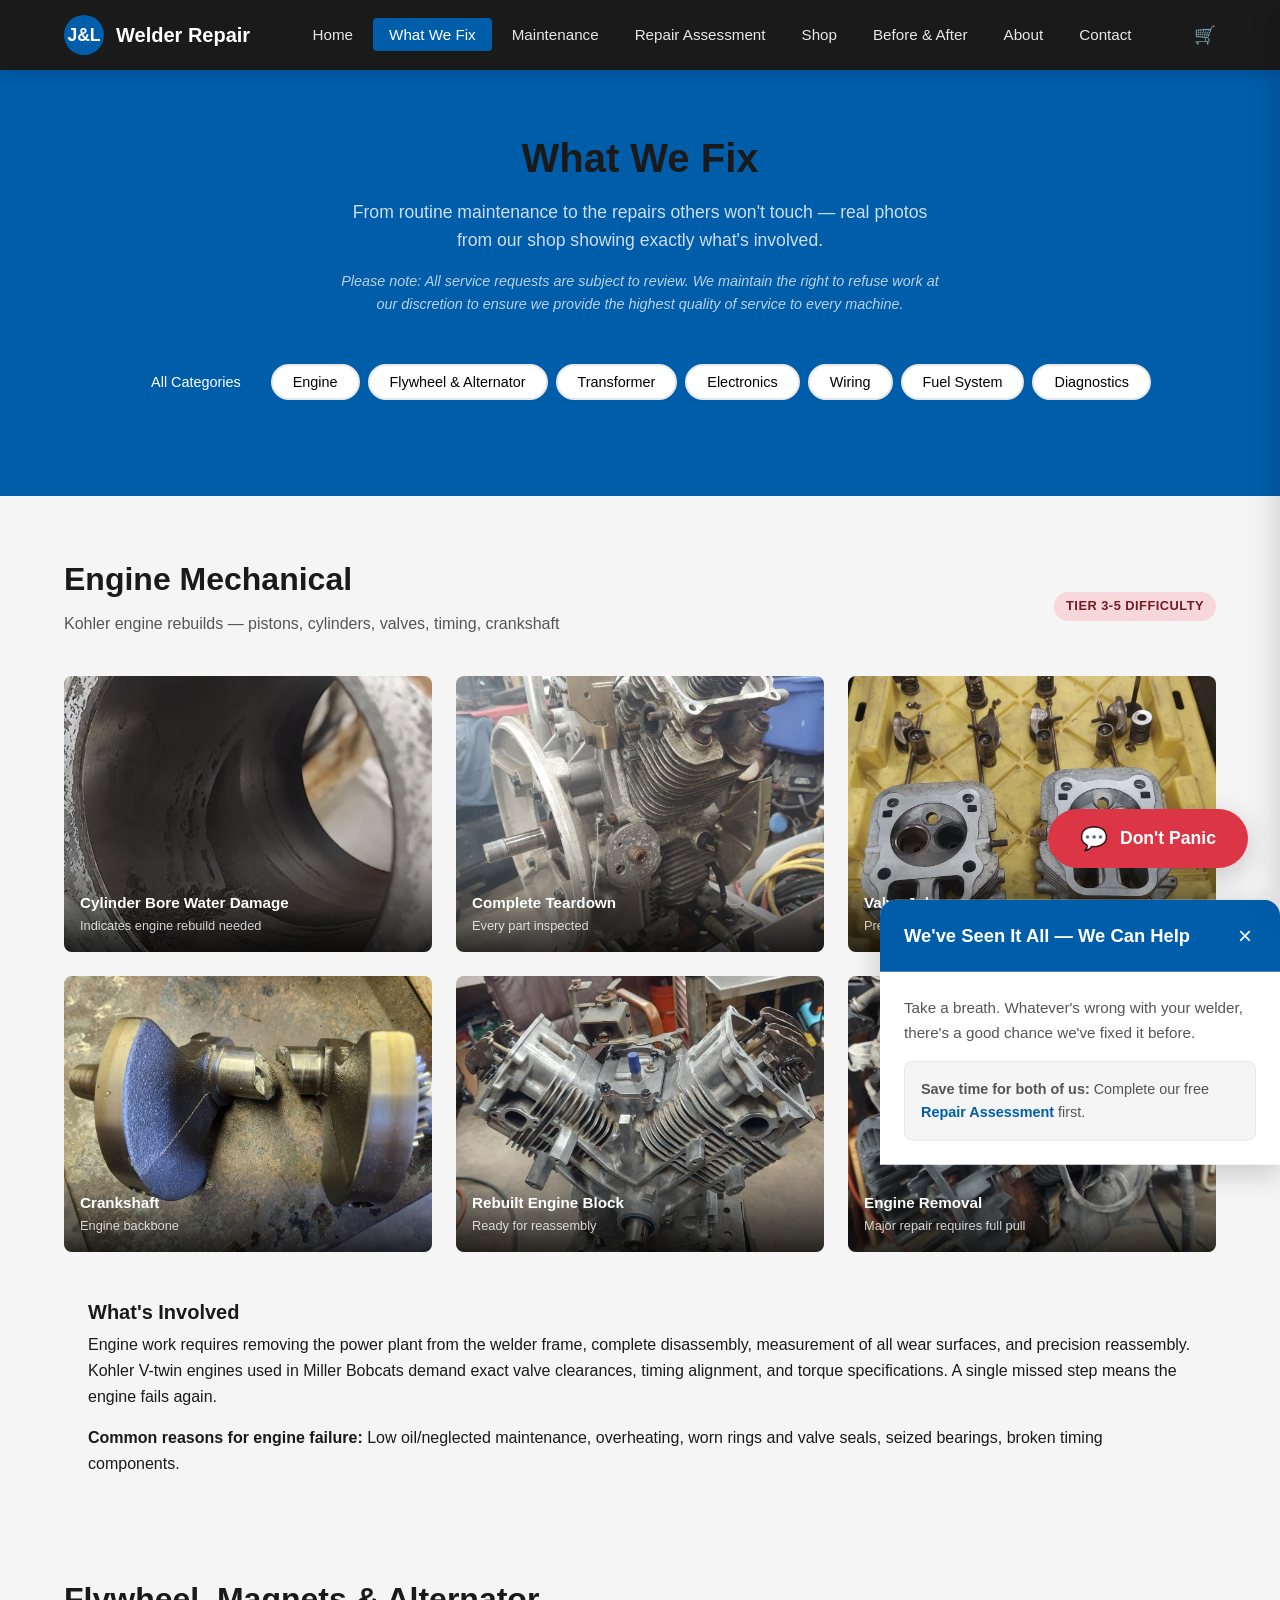
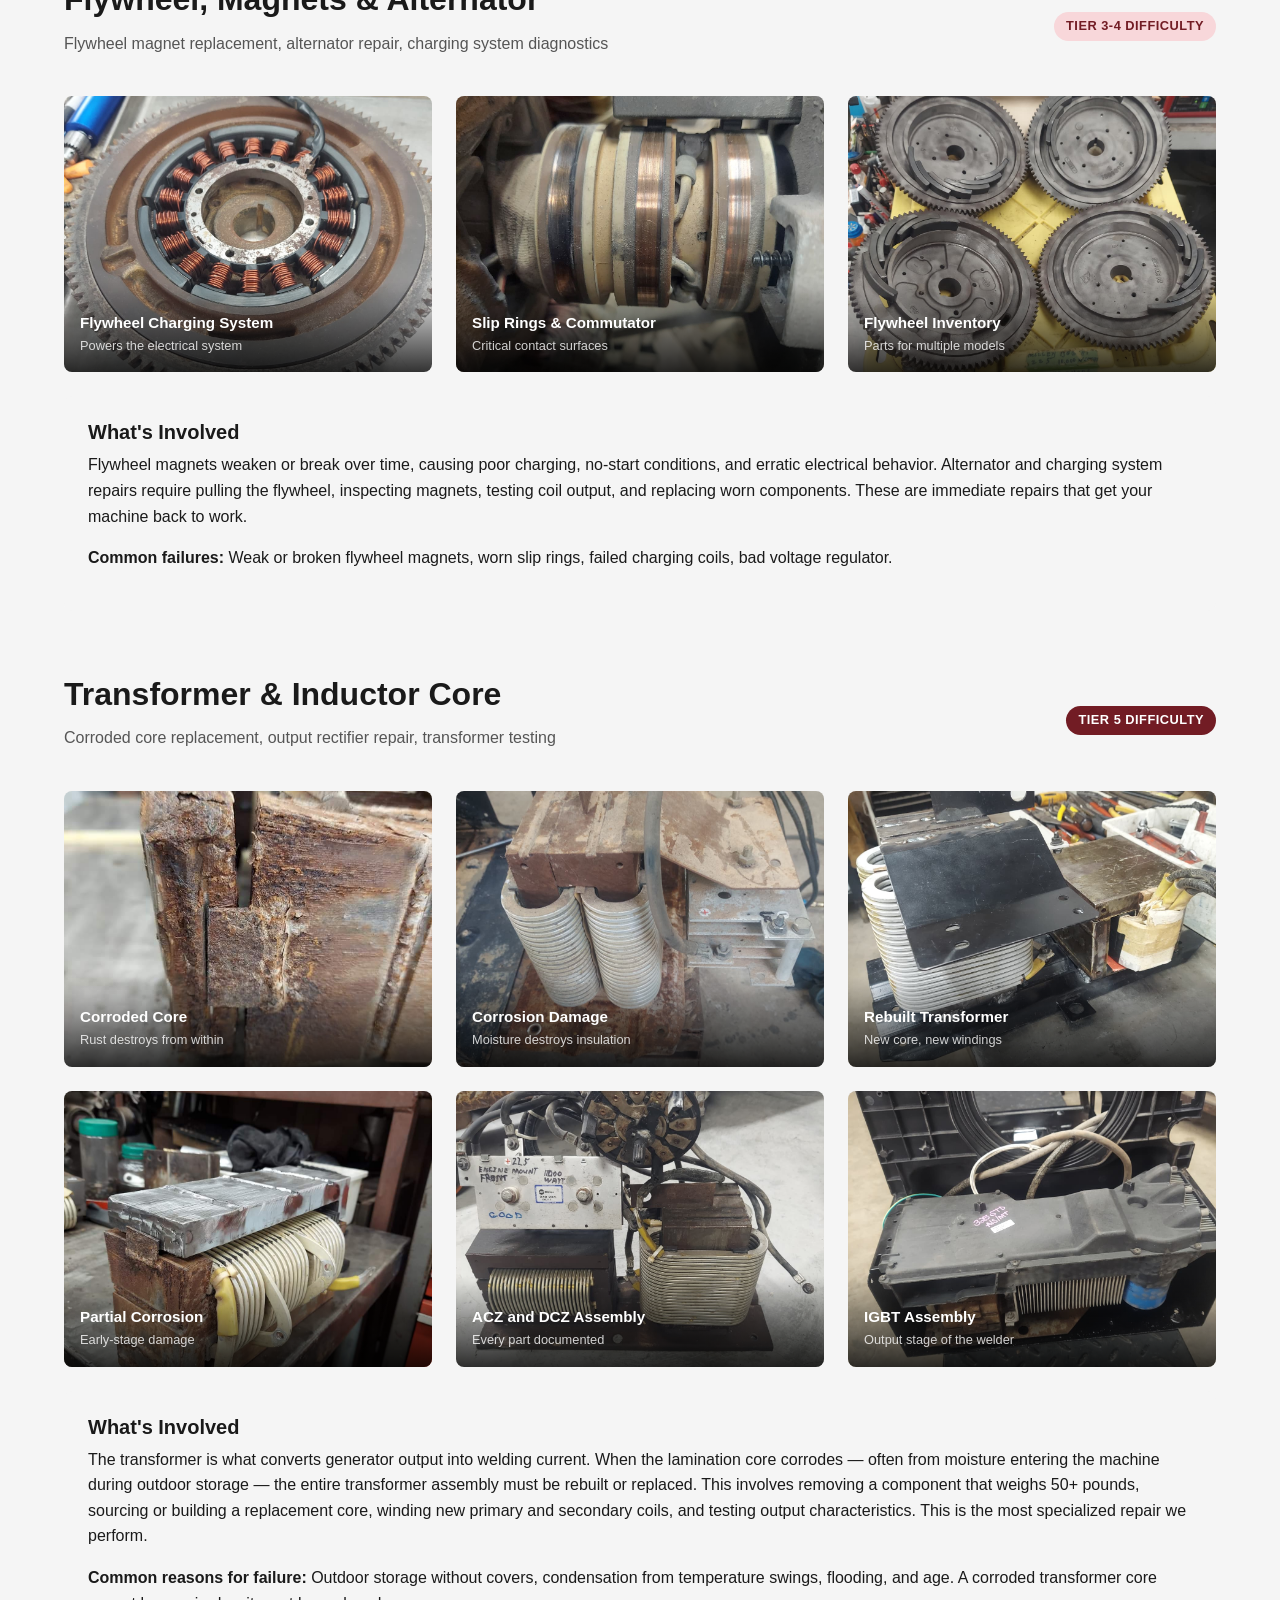
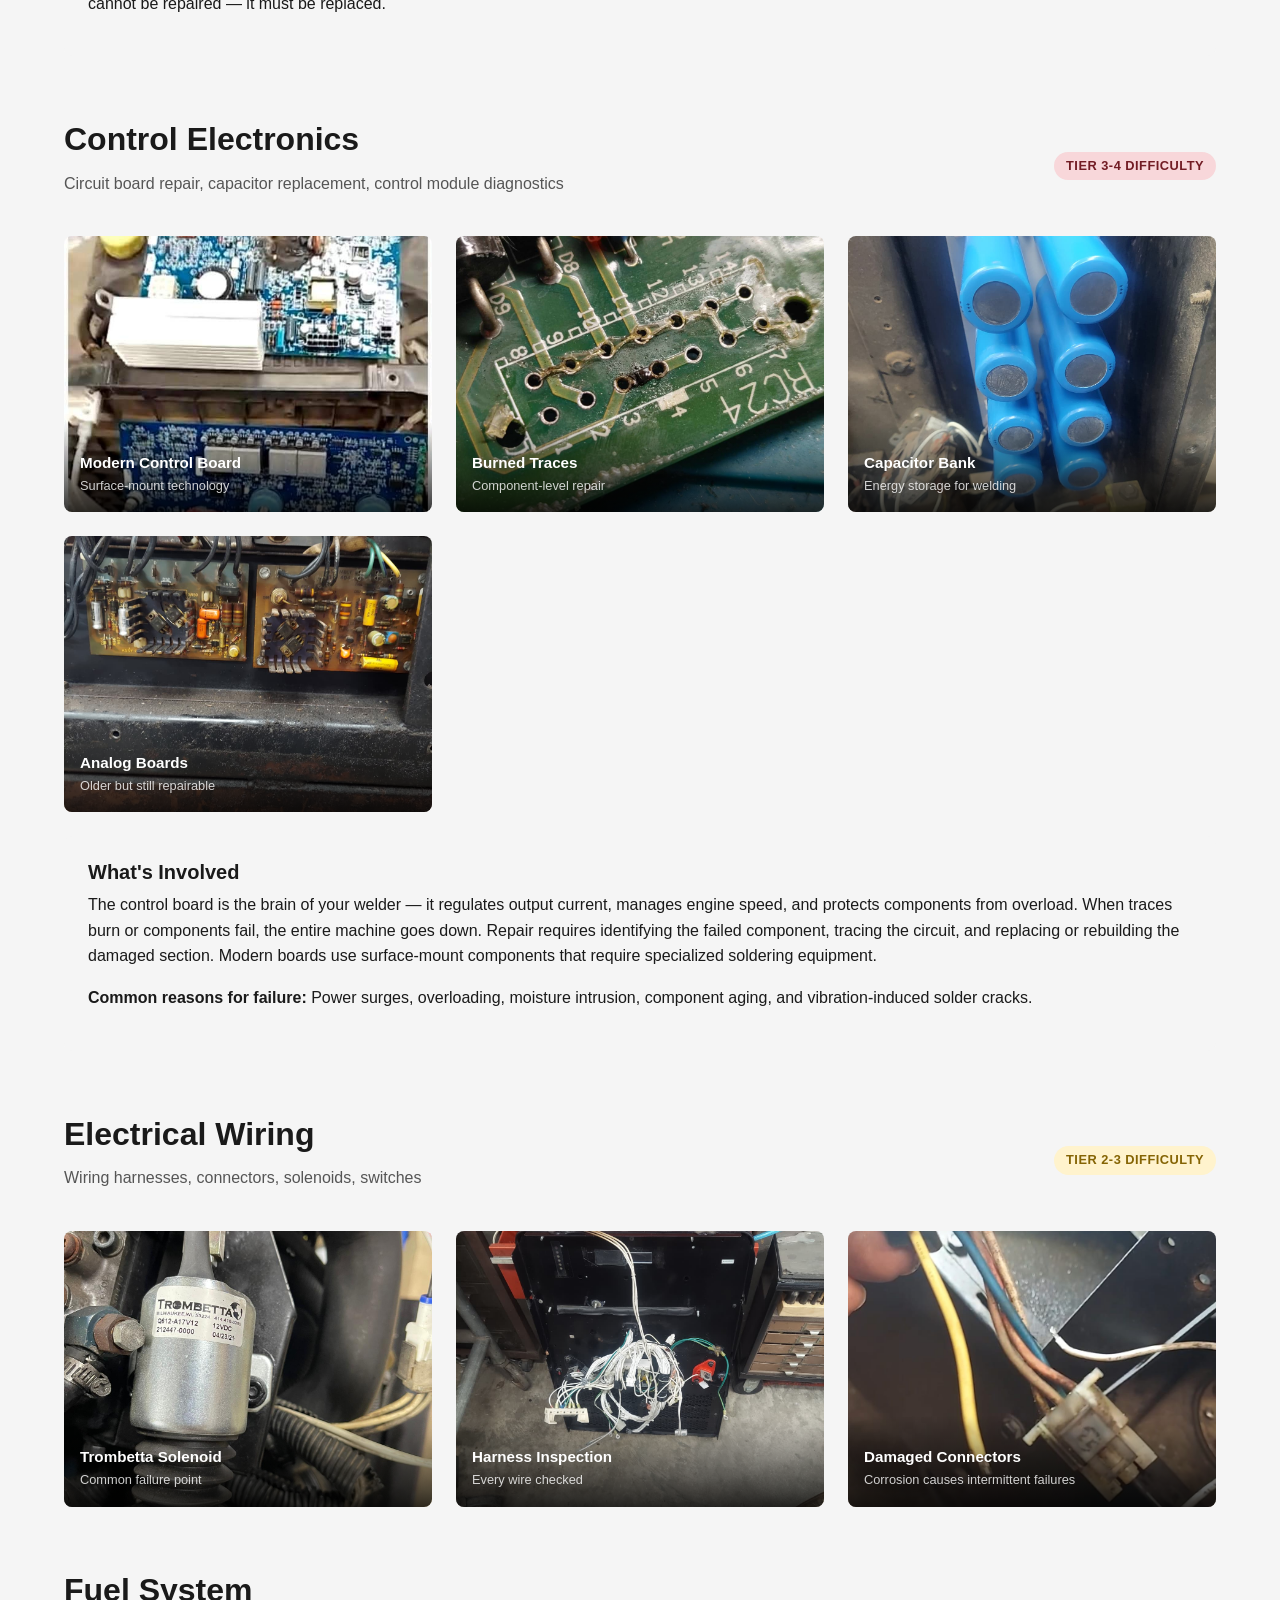
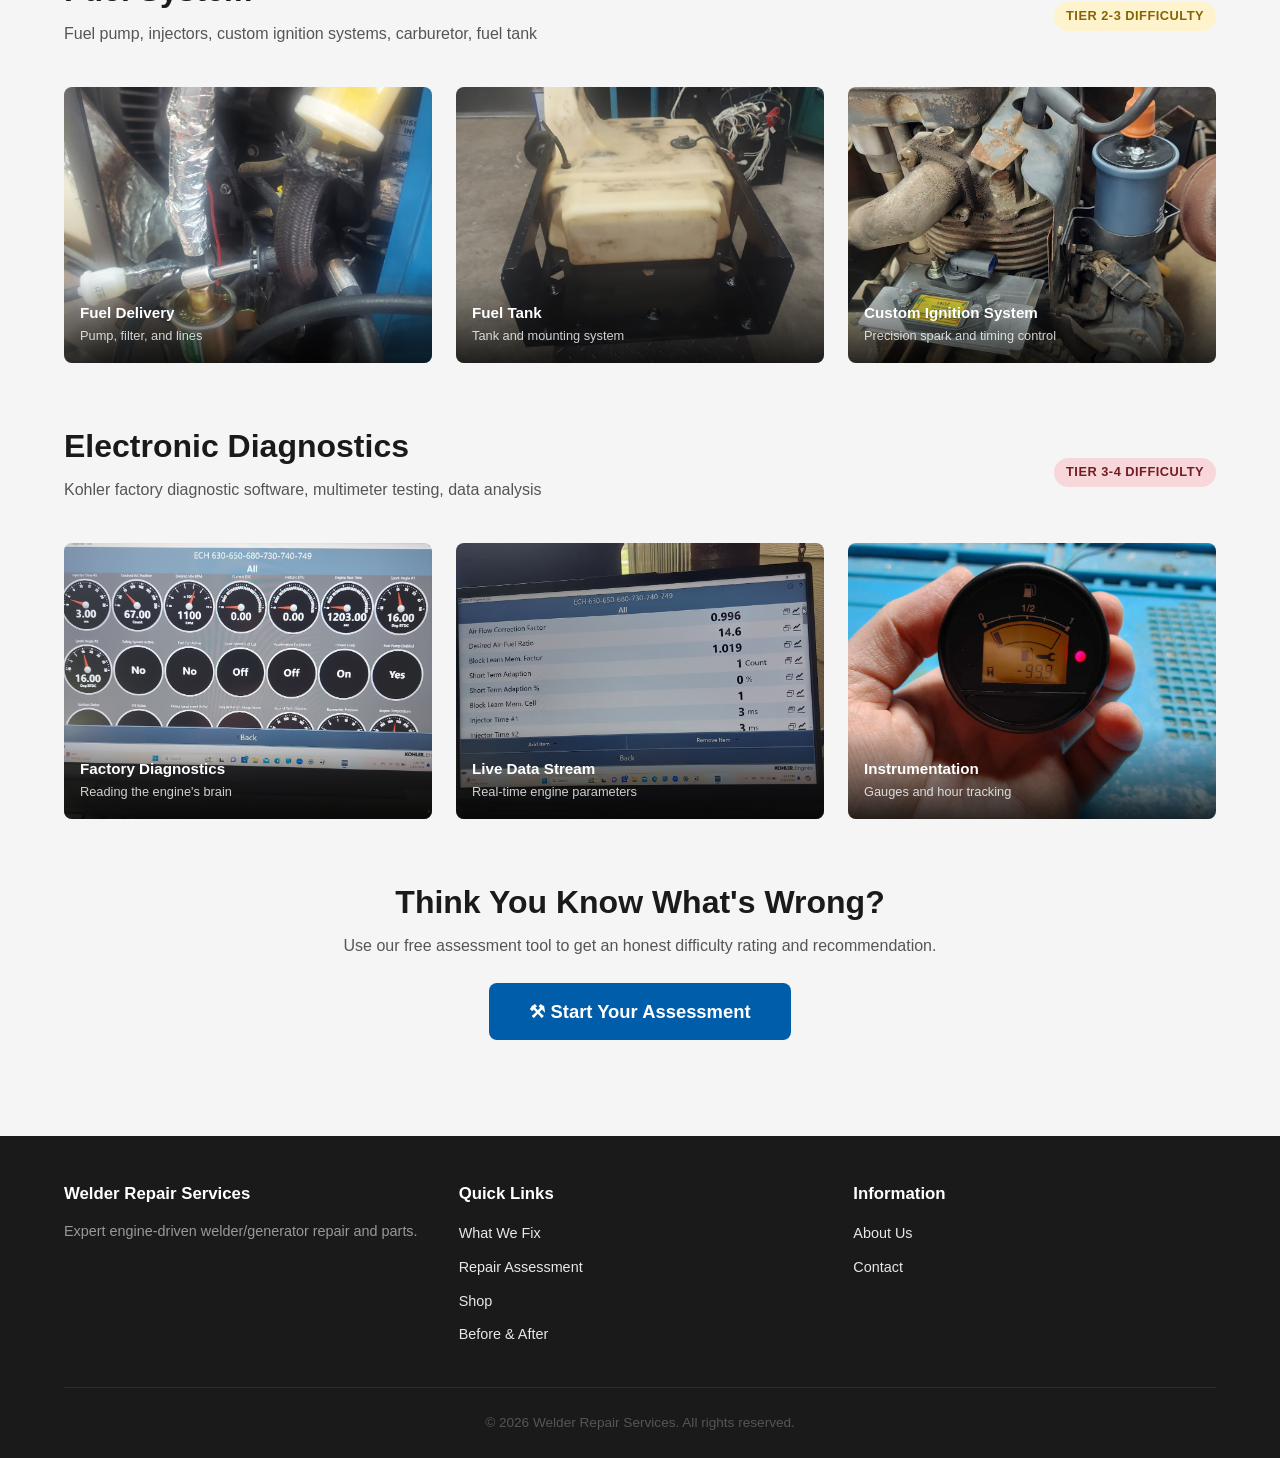
<file: pages/what-we-fix.html>
<!DOCTYPE html>
<html lang="en">
<head>
    <meta charset="UTF-8">
    <meta name="viewport" content="width=device-width, initial-scale=1.0">
    <meta name="description" content="See the full range of welder and generator repairs we perform — engine rebuilds, transformer cores, circuit boards, fuel systems, and electronic diagnostics.">
    <title>What We Fix — Welder Repair Services</title>
    <link rel="stylesheet" href="../css/styles.css">
</head>
<body>

<!-- Navigation -->
<nav class="nav">
    <div class="nav__inner">
        <a href="../index.html" class="nav__logo">
            <div class="nav__logo-icon">J&L</div>
            Welder Repair
        </a>
        <ul class="nav__links" id="navLinks">
            <li><a href="../index.html">Home</a></li>
            <li><a href="what-we-fix.html" class="active">What We Fix</a></li>
            <li><a href="maintenance.html">Maintenance</a></li>
            <li><a href="assessment.html">Repair Assessment</a></li>
            <li><a href="shop.html">Shop</a></li>
            <li><a href="gallery.html">Before &amp; After</a></li>
            <li><a href="about.html">About</a></li>
            <li><a href="contact.html">Contact</a></li>
        </ul>
        <div class="nav__right" style="display:flex;align-items:center;gap:1rem;">
            <div class="cart-icon" id="cartIconNav" onclick="toggleCart()">
                &#128722;
                <span class="cart-icon__count" id="cartCount" style="display:none;">0</span>
            </div>
            <button class="nav__hamburger" id="hamburger" aria-label="Toggle menu">
                <span></span><span></span><span></span>
            </button>
        </div>
    </div>
</nav>

<!-- Page Header -->
<section class="section section--blue">
    <div class="container">
        <div class="section-header section-header--light">
            <h1>What We Fix</h1>
            <p>From routine maintenance to the repairs others won't touch — real photos from our shop showing exactly what's involved.</p>
            <p style="font-size:0.9rem; opacity:0.9; margin-top:1rem; font-style:italic;">Please note: All service requests are subject to review. We maintain the right to refuse work at our discretion to ensure we provide the highest quality of service to every machine.</p>
        </div>
        <div class="gallery-filters">
            <button class="gallery-filter-btn active" data-category="all" onclick="filterGallery('all')">All Categories</button>
            <button class="gallery-filter-btn" data-category="engine" onclick="filterGallery('engine')">Engine</button>
            <button class="gallery-filter-btn" data-category="alternator" onclick="filterGallery('alternator')">Flywheel &amp; Alternator</button>
            <button class="gallery-filter-btn" data-category="transformer" onclick="filterGallery('transformer')">Transformer</button>
            <button class="gallery-filter-btn" data-category="electronics" onclick="filterGallery('electronics')">Electronics</button>
            <button class="gallery-filter-btn" data-category="wiring" onclick="filterGallery('wiring')">Wiring</button>
            <button class="gallery-filter-btn" data-category="fuel" onclick="filterGallery('fuel')">Fuel System</button>
            <button class="gallery-filter-btn" data-category="diagnostic" onclick="filterGallery('diagnostic')">Diagnostics</button>
        </div>
    </div>
</section>

<!-- Repair Categories with Photos -->
<section class="section">
    <div class="container">

        <!-- ENGINE MECHANICAL -->
        <div id="engine-section" style="margin-bottom:4rem;">
            <div style="display:flex;justify-content:space-between;align-items:center;flex-wrap:wrap;gap:1rem;margin-bottom:1.5rem;">
                <div>
                    <h2>Engine Mechanical</h2>
                    <p class="text-muted">Kohler engine rebuilds — pistons, cylinders, valves, timing, crankshaft</p>
                </div>
                <span class="tier-badge tier-badge--4">Tier 3-5 Difficulty</span>
            </div>
            <div class="gallery-grid">
                <div class="gallery-item" data-category="engine" onclick="openLightbox(this.querySelector('img').src, 'Cylinder bore with water damage — requires honing and rebuild')">
                    <img src="../images/engine/cylinder-bore-scoring.jpeg" alt="Cylinder bore with water damage" loading="lazy">
                    <div class="gallery-item__overlay">
                        <h4>Cylinder Bore Water Damage</h4>
                        <p>Indicates engine rebuild needed</p>
                    </div>
                </div>
                <div class="gallery-item" data-category="engine" onclick="openLightbox(this.querySelector('img').src, 'Complete Kohler engine teardown on workbench — every component inspected')">
                    <img src="../images/engine/kohler-teardown-bench.jpeg" alt="Kohler engine completely disassembled on workbench" loading="lazy">
                    <div class="gallery-item__overlay">
                        <h4>Complete Teardown</h4>
                        <p>Every part inspected</p>
                    </div>
                </div>
                <div class="gallery-item" data-category="engine" onclick="openLightbox(this.querySelector('img').src, 'Cylinder heads with new valves — intake and exhaust valve job complete')">
                    <img src="../images/engine/cylinder-heads-valves-labeled.jpeg" alt="Cylinder heads with valves, labeled for reassembly" loading="lazy">
                    <div class="gallery-item__overlay">
                        <h4>Valve Job</h4>
                        <p>Precision seating required</p>
                    </div>
                </div>
                <div class="gallery-item" data-category="engine" onclick="openLightbox(this.querySelector('img').src, 'Crankshaft with counterweights and timing gears — the backbone of the engine')">
                    <img src="../images/engine/crankshaft-counterweights.jpeg" alt="Crankshaft with counterweights and timing gears" loading="lazy">
                    <div class="gallery-item__overlay">
                        <h4>Crankshaft</h4>
                        <p>Engine backbone</p>
                    </div>
                </div>
                <div class="gallery-item" data-category="engine" onclick="openLightbox(this.querySelector('img').src, 'V-twin engine block fully rebuilt — clean, measured, ready for service')">
                    <img src="../images/engine/vtwin-block-fully-rebuilt.jpeg" alt="V-twin engine block fully rebuilt and clean" loading="lazy">
                    <div class="gallery-item__overlay">
                        <h4>Rebuilt Engine Block</h4>
                        <p>Ready for reassembly</p>
                    </div>
                </div>
                <div class="gallery-item" data-category="engine" onclick="openLightbox(this.querySelector('img').src, 'Engine on chain hoist being removed from welder frame for major repair')">
                    <img src="../images/engine/engine-on-chain-hoist.jpeg" alt="Engine suspended on chain hoist during removal" loading="lazy">
                    <div class="gallery-item__overlay">
                        <h4>Engine Removal</h4>
                        <p>Major repair requires full pull</p>
                    </div>
                </div>
            </div>
            <div style="background:var(--off-white);border-radius:8px;padding:1.5rem;margin-top:1.5rem;">
                <h4>What's Involved</h4>
                <p>Engine work requires removing the power plant from the welder frame, complete disassembly, measurement of all wear surfaces, and precision reassembly. Kohler V-twin engines used in Miller Bobcats demand exact valve clearances, timing alignment, and torque specifications. A single missed step means the engine fails again.</p>
                <p><strong>Common reasons for engine failure:</strong> Low oil/neglected maintenance, overheating, worn rings and valve seals, seized bearings, broken timing components.</p>
            </div>
        </div>

        <!-- FLYWHEEL, MAGNETS & ALTERNATOR -->
        <div id="alternator-section" style="margin-bottom:4rem;">
            <div style="display:flex;justify-content:space-between;align-items:center;flex-wrap:wrap;gap:1rem;margin-bottom:1.5rem;">
                <div>
                    <h2>Flywheel, Magnets &amp; Alternator</h2>
                    <p class="text-muted">Flywheel magnet replacement, alternator repair, charging system diagnostics</p>
                </div>
                <span class="tier-badge tier-badge--4">Tier 3-4 Difficulty</span>
            </div>
            <div class="gallery-grid">
                <div class="gallery-item" data-category="alternator" onclick="openLightbox(this.querySelector('img').src, 'Flywheel with charging coils — the charging system that keeps the battery alive')">
                    <img src="../images/stator/flywheel-charging-coils.jpeg" alt="Flywheel with charging coils" loading="lazy">
                    <div class="gallery-item__overlay">
                        <h4>Flywheel Charging System</h4>
                        <p>Powers the electrical system</p>
                    </div>
                </div>
                <div class="gallery-item" data-category="alternator" onclick="openLightbox(this.querySelector('img').src, 'Slip rings and commutator on rotor shaft — critical contact surfaces')">
                    <img src="../images/stator/slip-rings-commutator.jpeg" alt="Slip rings and commutator on rotor shaft" loading="lazy">
                    <div class="gallery-item__overlay">
                        <h4>Slip Rings &amp; Commutator</h4>
                        <p>Critical contact surfaces</p>
                    </div>
                </div>
                <div class="gallery-item" data-category="alternator" onclick="openLightbox(this.querySelector('img').src, 'Four flywheels on workbench — inventory for various models')">
                    <img src="../images/stator/four-flywheels-inventory.jpeg" alt="Four flywheels on workbench" loading="lazy">
                    <div class="gallery-item__overlay">
                        <h4>Flywheel Inventory</h4>
                        <p>Parts for multiple models</p>
                    </div>
                </div>
            </div>
            <div style="background:var(--off-white);border-radius:8px;padding:1.5rem;margin-top:1.5rem;">
                <h4>What's Involved</h4>
                <p>Flywheel magnets weaken or break over time, causing poor charging, no-start conditions, and erratic electrical behavior. Alternator and charging system repairs require pulling the flywheel, inspecting magnets, testing coil output, and replacing worn components. These are immediate repairs that get your machine back to work.</p>
                <p><strong>Common failures:</strong> Weak or broken flywheel magnets, worn slip rings, failed charging coils, bad voltage regulator.</p>
            </div>
        </div>

        <!-- TRANSFORMER -->
        <div id="transformer-section" style="margin-bottom:4rem;">
            <div style="display:flex;justify-content:space-between;align-items:center;flex-wrap:wrap;gap:1rem;margin-bottom:1.5rem;">
                <div>
                    <h2>Transformer &amp; Inductor Core</h2>
                    <p class="text-muted">Corroded core replacement, output rectifier repair, transformer testing</p>
                </div>
                <span class="tier-badge tier-badge--5">Tier 5 Difficulty</span>
            </div>
            <div class="gallery-grid">
                <div class="gallery-item" data-category="transformer" onclick="openLightbox(this.querySelector('img').src, 'Severely corroded transformer core — lamination stack rusted into a solid mass')">
                    <img src="../images/transformer/corroded-core-closeup.jpeg" alt="Corroded transformer core closeup" loading="lazy">
                    <div class="gallery-item__overlay">
                        <h4>Corroded Core</h4>
                        <p>Rust destroys from within</p>
                    </div>
                </div>
                <div class="gallery-item" data-category="transformer" onclick="openLightbox(this.querySelector('img').src, 'Corroded transformer core with ceramic windings — moisture damage over years')">
                    <img src="../images/transformer/corroded-core-ceramic-windings.jpeg" alt="Corroded transformer core with ceramic windings" loading="lazy">
                    <div class="gallery-item__overlay">
                        <h4>Corrosion Damage</h4>
                        <p>Moisture destroys insulation</p>
                    </div>
                </div>
                <div class="gallery-item" data-category="transformer" onclick="openLightbox(this.querySelector('img').src, 'Clean rebuilt transformer ready for installation')">
                    <img src="../images/transformer/clean-rebuilt-transformer.jpeg" alt="Clean rebuilt transformer" loading="lazy">
                    <div class="gallery-item__overlay">
                        <h4>Rebuilt Transformer</h4>
                        <p>New core, new windings</p>
                    </div>
                </div>
                <div class="gallery-item" data-category="transformer" onclick="openLightbox(this.querySelector('img').src, 'Transformer core with ceramic insulated windings — partially corroded')">
                    <img src="../images/transformer/core-partially-corroded-ceramic.jpeg" alt="Transformer core partially corroded with ceramic windings" loading="lazy">
                    <div class="gallery-item__overlay">
                        <h4>Partial Corrosion</h4>
                        <p>Early-stage damage</p>
                    </div>
                </div>
                <div class="gallery-item" data-category="transformer" onclick="openLightbox(this.querySelector('img').src, 'ACZ and DCZ assembly with labeled components for reassembly')">
                    <img src="../images/transformer/inductor-assembly-labeled.jpeg" alt="ACZ and DCZ assembly with labeled parts" loading="lazy">
                    <div class="gallery-item__overlay">
                        <h4>ACZ and DCZ Assembly</h4>
                        <p>Every part documented</p>
                    </div>
                </div>
                <div class="gallery-item" data-category="transformer" onclick="openLightbox(this.querySelector('img').src, 'IGBT assembly removed from welder for bench repair')">
                    <img src="../images/transformer/rectifier-assembly-removed.jpeg" alt="IGBT assembly removed for repair" loading="lazy">
                    <div class="gallery-item__overlay">
                        <h4>IGBT Assembly</h4>
                        <p>Output stage of the welder</p>
                    </div>
                </div>
            </div>
            <div style="background:var(--off-white);border-radius:8px;padding:1.5rem;margin-top:1.5rem;">
                <h4>What's Involved</h4>
                <p>The transformer is what converts generator output into welding current. When the lamination core corrodes — often from moisture entering the machine during outdoor storage — the entire transformer assembly must be rebuilt or replaced. This involves removing a component that weighs 50+ pounds, sourcing or building a replacement core, winding new primary and secondary coils, and testing output characteristics. This is the most specialized repair we perform.</p>
                <p><strong>Common reasons for failure:</strong> Outdoor storage without covers, condensation from temperature swings, flooding, and age. A corroded transformer core cannot be repaired — it must be replaced.</p>
            </div>
        </div>

        <!-- ELECTRONICS -->
        <div id="electronics-section" style="margin-bottom:4rem;">
            <div style="display:flex;justify-content:space-between;align-items:center;flex-wrap:wrap;gap:1rem;margin-bottom:1.5rem;">
                <div>
                    <h2>Control Electronics</h2>
                    <p class="text-muted">Circuit board repair, capacitor replacement, control module diagnostics</p>
                </div>
                <span class="tier-badge tier-badge--4">Tier 3-4 Difficulty</span>
            </div>
            <div class="gallery-grid">
                <div class="gallery-item" data-category="electronics" onclick="openLightbox(this.querySelector('img').src, 'Modern Miller control board — surface-mount components require specialized tools')">
                    <img src="../images/electronics/modern-blue-control-board.jpeg" alt="Modern Miller control board with surface-mount components" loading="lazy">
                    <div class="gallery-item__overlay">
                        <h4>Modern Control Board</h4>
                        <p>Surface-mount technology</p>
                    </div>
                </div>
                <div class="gallery-item" data-category="electronics" onclick="openLightbox(this.querySelector('img').src, 'Burned circuit board traces — component-level repair required')">
                    <img src="../images/electronics/burned-circuit-traces.jpeg" alt="Circuit board with burned traces" loading="lazy">
                    <div class="gallery-item__overlay">
                        <h4>Burned Traces</h4>
                        <p>Component-level repair</p>
                    </div>
                </div>
                <div class="gallery-item" data-category="electronics" onclick="openLightbox(this.querySelector('img').src, 'Blue capacitor bank — stores energy for welding output')">
                    <img src="../images/electronics/blue-capacitor-bank.jpeg" alt="Blue capacitor bank inside welder" loading="lazy">
                    <div class="gallery-item__overlay">
                        <h4>Capacitor Bank</h4>
                        <p>Energy storage for welding</p>
                    </div>
                </div>
                <div class="gallery-item" data-category="electronics" onclick="openLightbox(this.querySelector('img').src, 'Older analog control boards — through-hole components, still repairable')">
                    <img src="../images/electronics/older-analog-boards.jpeg" alt="Older analog control boards" loading="lazy">
                    <div class="gallery-item__overlay">
                        <h4>Analog Boards</h4>
                        <p>Older but still repairable</p>
                    </div>
                </div>
            </div>
            <div style="background:var(--off-white);border-radius:8px;padding:1.5rem;margin-top:1.5rem;">
                <h4>What's Involved</h4>
                <p>The control board is the brain of your welder — it regulates output current, manages engine speed, and protects components from overload. When traces burn or components fail, the entire machine goes down. Repair requires identifying the failed component, tracing the circuit, and replacing or rebuilding the damaged section. Modern boards use surface-mount components that require specialized soldering equipment.</p>
                <p><strong>Common reasons for failure:</strong> Power surges, overloading, moisture intrusion, component aging, and vibration-induced solder cracks.</p>
            </div>
        </div>

        <!-- WIRING -->
        <div id="wiring-section" style="margin-bottom:4rem;">
            <div style="display:flex;justify-content:space-between;align-items:center;flex-wrap:wrap;gap:1rem;margin-bottom:1.5rem;">
                <div>
                    <h2>Electrical Wiring</h2>
                    <p class="text-muted">Wiring harnesses, connectors, solenoids, switches</p>
                </div>
                <span class="tier-badge tier-badge--3">Tier 2-3 Difficulty</span>
            </div>
            <div class="gallery-grid">
                <div class="gallery-item" data-category="wiring" onclick="openLightbox(this.querySelector('img').src, 'Trombetta solenoid — common starter solenoid failure point')">
                    <img src="../images/wiring/trombetta-solenoid.jpeg" alt="Trombetta starter solenoid" loading="lazy">
                    <div class="gallery-item__overlay">
                        <h4>Trombetta Solenoid</h4>
                        <p>Common failure point</p>
                    </div>
                </div>
                <div class="gallery-item" data-category="wiring" onclick="openLightbox(this.querySelector('img').src, 'Complete wiring harness removed and laid out for inspection')">
                    <img src="../images/wiring/harness-removed-laid-out.jpeg" alt="Wiring harness removed and laid out" loading="lazy">
                    <div class="gallery-item__overlay">
                        <h4>Harness Inspection</h4>
                        <p>Every wire checked</p>
                    </div>
                </div>
                <div class="gallery-item" data-category="wiring" onclick="openLightbox(this.querySelector('img').src, 'Damaged connectors showing corrosion and heat damage')">
                    <img src="../images/wiring/damaged-connectors-closeup.jpeg" alt="Damaged wiring connectors with corrosion" loading="lazy">
                    <div class="gallery-item__overlay">
                        <h4>Damaged Connectors</h4>
                        <p>Corrosion causes intermittent failures</p>
                    </div>
                </div>
            </div>
        </div>

        <!-- FUEL SYSTEM -->
        <div id="fuel-section" style="margin-bottom:4rem;">
            <div style="display:flex;justify-content:space-between;align-items:center;flex-wrap:wrap;gap:1rem;margin-bottom:1.5rem;">
                <div>
                    <h2>Fuel System</h2>
                    <p class="text-muted">Fuel pump, injectors, custom ignition systems, carburetor, fuel tank</p>
                </div>
                <span class="tier-badge tier-badge--3">Tier 2-3 Difficulty</span>
            </div>
            <div class="gallery-grid">
                <div class="gallery-item" data-category="fuel" onclick="openLightbox(this.querySelector('img').src, 'Fuel pump, filter, and supply lines — fuel delivery system')">
                    <img src="../images/fuel-system/fuel-pump-filter-lines.jpeg" alt="Fuel pump, filter, and supply lines" loading="lazy">
                    <div class="gallery-item__overlay">
                        <h4>Fuel Delivery</h4>
                        <p>Pump, filter, and lines</p>
                    </div>
                </div>
                <div class="gallery-item" data-category="fuel" onclick="openLightbox(this.querySelector('img').src, 'Fuel tank on custom fabricated mounting frame')">
                    <img src="../images/fuel-system/fuel-tank-on-frame.jpeg" alt="Fuel tank mounted on custom frame" loading="lazy">
                    <div class="gallery-item__overlay">
                        <h4>Fuel Tank</h4>
                        <p>Tank and mounting system</p>
                    </div>
                </div>
                <div class="gallery-item" data-category="fuel" onclick="openLightbox(this.querySelector('img').src, 'Engine with custom ignition system visible')">
                    <img src="../images/fuel-system/engine-efi-module.jpeg" alt="Custom ignition system on engine" loading="lazy">
                    <div class="gallery-item__overlay">
                        <h4>Custom Ignition System</h4>
                        <p>Precision spark and timing control</p>
                    </div>
                </div>
            </div>
        </div>

        <!-- DIAGNOSTICS -->
        <div id="diagnostic-section" style="margin-bottom:2rem;">
            <div style="display:flex;justify-content:space-between;align-items:center;flex-wrap:wrap;gap:1rem;margin-bottom:1.5rem;">
                <div>
                    <h2>Electronic Diagnostics</h2>
                    <p class="text-muted">Kohler factory diagnostic software, multimeter testing, data analysis</p>
                </div>
                <span class="tier-badge tier-badge--4">Tier 3-4 Difficulty</span>
            </div>
            <div class="gallery-grid">
                <div class="gallery-item" data-category="diagnostic" onclick="openLightbox(this.querySelector('img').src, 'Kohler diagnostic software showing engine gauges — air flow, fuel ratio, injector timing')">
                    <img src="../images/diagnostic/kohler-software-gauges.jpeg" alt="Kohler diagnostic software gauges" loading="lazy">
                    <div class="gallery-item__overlay">
                        <h4>Factory Diagnostics</h4>
                        <p>Reading the engine's brain</p>
                    </div>
                </div>
                <div class="gallery-item" data-category="diagnostic" onclick="openLightbox(this.querySelector('img').src, 'Kohler diagnostic data — air flow correction, desired air-fuel ratio, injector timing values')">
                    <img src="../images/diagnostic/kohler-software-data.jpeg" alt="Kohler diagnostic data readout" loading="lazy">
                    <div class="gallery-item__overlay">
                        <h4>Live Data Stream</h4>
                        <p>Real-time engine parameters</p>
                    </div>
                </div>
                <div class="gallery-item" data-category="diagnostic" onclick="openLightbox(this.querySelector('img').src, 'Fuel gauge and hour meter — tracking machine usage and fuel level')">
                    <img src="../images/diagnostic/fuel-hour-gauge.jpeg" alt="Fuel and hour gauge" loading="lazy">
                    <div class="gallery-item__overlay">
                        <h4>Instrumentation</h4>
                        <p>Gauges and hour tracking</p>
                    </div>
                </div>
            </div>
        </div>

        <!-- CTA -->
        <div class="text-center mt-4" style="padding:2rem 0;">
            <h2>Think You Know What's Wrong?</h2>
            <p class="text-muted mb-3">Use our free assessment tool to get an honest difficulty rating and recommendation.</p>
            <a href="assessment.html" class="btn btn--primary btn--large">&#9874; Start Your Assessment</a>
        </div>
    </div>
</section>

<!-- Footer -->
<footer class="footer">
    <div class="container">
        <div class="footer__grid">
            <div class="footer__col">
                <h4>Welder Repair Services</h4>
                <p style="font-size:0.9rem;color:#999;">Expert engine-driven welder/generator repair and parts.</p>
            </div>
            <div class="footer__col">
                <h4>Quick Links</h4>
                <ul>
                    <li><a href="what-we-fix.html">What We Fix</a></li>
                    <li><a href="assessment.html">Repair Assessment</a></li>
                    <li><a href="shop.html">Shop</a></li>
                    <li><a href="gallery.html">Before &amp; After</a></li>
                </ul>
            </div>
            <div class="footer__col">
                <h4>Information</h4>
                <ul>
                    <li><a href="about.html">About Us</a></li>
                    <li><a href="contact.html">Contact</a></li>
                </ul>
            </div>
        </div>
        <div class="footer__bottom">
            &copy; 2026 Welder Repair Services. All rights reserved.
        </div>
    </div>
</footer>

<!-- Don't Panic Button -->
<div class="dont-panic" id="dontPanic">
    <button class="dont-panic__btn" onclick="togglePanicPanel()">
        <span class="icon">&#128172;</span> Don't Panic
    </button>
</div>
<div class="dont-panic__panel" id="panicPanel">
    <div class="dont-panic__panel-header">
        <h3>We've Seen It All — We Can Help</h3>
        <button class="dont-panic__close" onclick="togglePanicPanel()">&times;</button>
    </div>
    <div class="dont-panic__panel-body">
        <p>Take a breath. Whatever's wrong with your welder, there's a good chance we've fixed it before.</p>
        <div class="dont-panic__assessment-note" id="panicAssessmentNote">
            <strong>Save time for both of us:</strong> Complete our free <a href="assessment.html">Repair Assessment</a> first.
        </div>
    </div>
</div>

<div class="overlay" id="cartOverlay" onclick="toggleCart()"></div>
<div class="cart-sidebar" id="cartSidebar">
    <div class="cart-sidebar__header"><h3>Your Cart</h3><button class="cart-sidebar__close" onclick="toggleCart()">&times;</button></div>
    <div class="cart-sidebar__items" id="cartItems"></div>
    <div class="cart-sidebar__footer" id="cartFooter" style="display:none;">
        <div class="cart-sidebar__total"><span>Total:</span><span id="cartTotal">$0.00</span></div>
        <button class="btn btn--primary cart-sidebar__checkout" onclick="checkout()">Proceed to Checkout</button>
    </div>
</div>

<script src="../js/main.js"></script>
<script src="../js/cart.js"></script>
</body>
</html>
</file>
<file: css/styles.css>
/* ============================================
   Welder Repair Services — Main Stylesheet
   Version: 1.0
   ============================================ */

/* --- CSS Custom Properties (Miller Branding) --- */
:root {
    --miller-blue: #005DAA;
    --miller-blue-dark: #004080;
    --miller-blue-light: #1a7fd4;
    --black: #1a1a1a;
    --dark-gray: #2d2d2d;
    --medium-gray: #555;
    --light-gray: #e8e8e8;
    --off-white: #f5f5f5;
    --white: #ffffff;
    --warning-yellow: #FFC107;
    --danger-red: #DC3545;
    --success-green: #28A745;
    --caution-orange: #fd7e14;

    --font-main: 'Segoe UI', 'Roboto', 'Helvetica Neue', Arial, sans-serif;
    --font-heading: 'Segoe UI', 'Roboto', 'Helvetica Neue', Arial, sans-serif;

    --shadow-sm: 0 1px 3px rgba(0,0,0,0.12);
    --shadow-md: 0 4px 12px rgba(0,0,0,0.15);
    --shadow-lg: 0 8px 30px rgba(0,0,0,0.2);

    --radius-sm: 4px;
    --radius-md: 8px;
    --radius-lg: 16px;

    --transition: 0.3s ease;
    --max-width: 1200px;
}

/* --- Reset & Base --- */
*, *::before, *::after {
    box-sizing: border-box;
    margin: 0;
    padding: 0;
}

html {
    scroll-behavior: smooth;
    font-size: 16px;
}

body {
    font-family: var(--font-main);
    color: var(--black);
    background: var(--off-white);
    line-height: 1.6;
    -webkit-font-smoothing: antialiased;
}

img {
    max-width: 100%;
    height: auto;
    display: block;
}

a {
    color: var(--miller-blue);
    text-decoration: none;
    transition: color var(--transition);
}

a:hover {
    color: var(--miller-blue-dark);
}

/* --- Typography --- */
h1, h2, h3, h4, h5, h6 {
    font-family: var(--font-heading);
    font-weight: 700;
    line-height: 1.2;
    color: var(--black);
}

h1 { font-size: 2.5rem; margin-bottom: 1rem; }
h2 { font-size: 2rem; margin-bottom: 0.75rem; }
h3 { font-size: 1.5rem; margin-bottom: 0.5rem; }
h4 { font-size: 1.25rem; margin-bottom: 0.5rem; }

p { margin-bottom: 1rem; }

/* --- Layout --- */
.container {
    width: 100%;
    max-width: var(--max-width);
    margin: 0 auto;
    padding: 0 1.5rem;
}

.section {
    padding: 4rem 0;
}

.section--dark {
    background: var(--dark-gray);
    color: var(--white);
}

.section--blue {
    background: var(--miller-blue);
    color: var(--white);
}

.section--light {
    background: var(--white);
}

/* --- Navigation --- */
.nav {
    background: var(--black);
    position: sticky;
    top: 0;
    z-index: 1000;
    box-shadow: var(--shadow-md);
}

.nav__inner {
    display: flex;
    justify-content: space-between;
    align-items: center;
    padding: 0 1.5rem;
    max-width: var(--max-width);
    margin: 0 auto;
    height: 70px;
}

.nav__logo {
    display: flex;
    align-items: center;
    gap: 0.75rem;
    color: var(--white);
    font-size: 1.25rem;
    font-weight: 700;
    text-decoration: none;
}

.nav__logo-icon {
    width: 40px;
    height: 40px;
    background: var(--miller-blue);
    border-radius: 50%;
    display: flex;
    align-items: center;
    justify-content: center;
    font-weight: 900;
    font-size: 1.1rem;
    color: var(--white);
}

.nav__logo span {
    color: var(--miller-blue-light);
}

.nav__links {
    display: flex;
    list-style: none;
    gap: 0.25rem;
}

.nav__links a {
    color: var(--light-gray);
    padding: 0.5rem 1rem;
    border-radius: var(--radius-sm);
    transition: all var(--transition);
    font-size: 0.95rem;
    font-weight: 500;
}

.nav__links a:hover,
.nav__links a.active {
    color: var(--white);
    background: var(--miller-blue);
}

.nav__hamburger {
    display: none;
    flex-direction: column;
    gap: 5px;
    cursor: pointer;
    background: none;
    border: none;
    padding: 0.5rem;
}

.nav__hamburger span {
    display: block;
    width: 28px;
    height: 3px;
    background: var(--white);
    border-radius: 2px;
    transition: all var(--transition);
}

/* --- Hero Section --- */
.hero {
    background: linear-gradient(135deg, var(--black) 0%, var(--dark-gray) 50%, var(--miller-blue-dark) 100%);
    color: var(--white);
    padding: 5rem 0 4rem;
    position: relative;
    overflow: hidden;
    min-height: 80vh;
    display: flex;
    align-items: center;
}

.hero::before {
    content: '';
    position: absolute;
    top: 0;
    left: 0;
    right: 0;
    bottom: 0;
    background: url('../images/complete-units/bobcat-modern-blue-01.jpeg') center/cover no-repeat;
    opacity: 0.15;
}

.hero__content {
    position: relative;
    z-index: 1;
    max-width: 700px;
}

.hero h1 {
    font-size: 3rem;
    color: var(--white);
    margin-bottom: 0.5rem;
}

.hero h1 span {
    color: var(--miller-blue-light);
}

.hero__subtitle {
    font-size: 1.35rem;
    color: var(--light-gray);
    margin-bottom: 2rem;
    font-weight: 300;
}

.hero__actions {
    display: flex;
    gap: 1rem;
    flex-wrap: wrap;
}

/* --- Buttons --- */
.btn {
    display: inline-flex;
    align-items: center;
    gap: 0.5rem;
    padding: 0.85rem 2rem;
    border-radius: var(--radius-md);
    font-size: 1rem;
    font-weight: 600;
    border: none;
    cursor: pointer;
    transition: all var(--transition);
    text-decoration: none;
    line-height: 1.4;
}

.btn--primary {
    background: var(--miller-blue);
    color: var(--white);
}

.btn--primary:hover {
    background: var(--miller-blue-dark);
    color: var(--white);
    transform: translateY(-2px);
    box-shadow: var(--shadow-md);
}

.btn--secondary {
    background: transparent;
    color: var(--white);
    border: 2px solid var(--white);
}

.btn--secondary:hover {
    background: var(--white);
    color: var(--black);
}

.btn--danger {
    background: var(--danger-red);
    color: var(--white);
}

.btn--danger:hover {
    background: #c82333;
    color: var(--white);
    transform: translateY(-2px);
}

.btn--success {
    background: var(--success-green);
    color: var(--white);
}

.btn--success:hover {
    background: #218838;
    color: var(--white);
}

.btn--warning {
    background: var(--warning-yellow);
    color: var(--black);
}

.btn--large {
    padding: 1rem 2.5rem;
    font-size: 1.15rem;
}

.btn--small {
    padding: 0.5rem 1rem;
    font-size: 0.875rem;
}

.btn--outline-blue {
    background: transparent;
    color: var(--miller-blue);
    border: 2px solid var(--miller-blue);
}

.btn--outline-blue:hover {
    background: var(--miller-blue);
    color: var(--white);
}

/* --- "Don't Panic" Button --- */
.dont-panic {
    position: fixed;
    bottom: 2rem;
    right: 2rem;
    z-index: 9999;
}

.dont-panic__btn {
    background: var(--danger-red);
    color: var(--white);
    border: none;
    border-radius: 50px;
    padding: 1rem 2rem;
    font-size: 1.1rem;
    font-weight: 700;
    cursor: pointer;
    box-shadow: var(--shadow-lg);
    transition: all var(--transition);
    display: flex;
    align-items: center;
    gap: 0.75rem;
    animation: pulse-glow 3s ease-in-out infinite;
}

.dont-panic__btn:hover {
    background: #c82333;
    transform: scale(1.05);
}

.dont-panic__btn .icon {
    font-size: 1.4rem;
}

@keyframes pulse-glow {
    0%, 100% { box-shadow: 0 4px 20px rgba(220, 53, 69, 0.4); }
    50% { box-shadow: 0 4px 30px rgba(220, 53, 69, 0.7); }
}

/* Don't Panic Panel */
.dont-panic__panel {
    position: fixed;
    bottom: 0;
    right: 0;
    width: 400px;
    max-width: 95vw;
    background: var(--white);
    border-radius: var(--radius-lg) var(--radius-lg) 0 0;
    box-shadow: var(--shadow-lg);
    transform: translateY(100%);
    transition: transform 0.4s ease;
    z-index: 10000;
    overflow: hidden;
}

.dont-panic__panel.open {
    transform: translateY(0);
}

.dont-panic__panel-header {
    background: var(--miller-blue);
    color: var(--white);
    padding: 1.25rem 1.5rem;
    display: flex;
    justify-content: space-between;
    align-items: center;
}

.dont-panic__panel-header h3 {
    color: var(--white);
    margin: 0;
    font-size: 1.15rem;
}

.dont-panic__close {
    background: none;
    border: none;
    color: var(--white);
    font-size: 1.5rem;
    cursor: pointer;
    padding: 0.25rem;
    line-height: 1;
}

.dont-panic__panel-body {
    padding: 1.5rem;
}

.dont-panic__panel-body p {
    color: var(--medium-gray);
    margin-bottom: 1rem;
    font-size: 0.95rem;
}

.dont-panic__panel-body .contact-line {
    display: flex;
    align-items: center;
    gap: 0.75rem;
    padding: 0.75rem 0;
    border-bottom: 1px solid var(--light-gray);
    font-size: 1.05rem;
}

.dont-panic__panel-body .contact-line:last-child {
    border-bottom: none;
}

.dont-panic__panel-body .contact-line .icon {
    font-size: 1.25rem;
    width: 2rem;
    text-align: center;
    color: var(--miller-blue);
}

.dont-panic__assessment-note {
    background: var(--off-white);
    border: 1px solid var(--light-gray);
    border-radius: var(--radius-md);
    padding: 1rem;
    margin-top: 1rem;
    font-size: 0.9rem;
    color: var(--medium-gray);
}

.dont-panic__assessment-note a {
    font-weight: 600;
}

/* --- Cards --- */
.card {
    background: var(--white);
    border-radius: var(--radius-md);
    overflow: hidden;
    box-shadow: var(--shadow-sm);
    transition: all var(--transition);
}

.card:hover {
    box-shadow: var(--shadow-md);
    transform: translateY(-4px);
}

.card__image {
    width: 100%;
    height: 220px;
    object-fit: cover;
}

.card__body {
    padding: 1.25rem;
}

.card__title {
    font-size: 1.15rem;
    margin-bottom: 0.5rem;
}

.card__text {
    color: var(--medium-gray);
    font-size: 0.95rem;
    margin-bottom: 1rem;
}

/* --- Grid Layouts --- */
.grid {
    display: grid;
    gap: 2rem;
}

.grid--2 { grid-template-columns: repeat(2, 1fr); }
.grid--3 { grid-template-columns: repeat(3, 1fr); }
.grid--4 { grid-template-columns: repeat(4, 1fr); }

/* --- Difficulty Meter --- */
.difficulty-meter {
    width: 100%;
    max-width: 400px;
    margin: 1.5rem auto;
}

.difficulty-meter__label {
    display: flex;
    justify-content: space-between;
    font-size: 0.85rem;
    font-weight: 600;
    margin-bottom: 0.5rem;
}

.difficulty-meter__bar {
    width: 100%;
    height: 24px;
    background: var(--light-gray);
    border-radius: 12px;
    overflow: hidden;
    position: relative;
}

.difficulty-meter__fill {
    height: 100%;
    border-radius: 12px;
    transition: width 1s ease, background 1s ease;
    display: flex;
    align-items: center;
    justify-content: flex-end;
    padding-right: 0.75rem;
    font-size: 0.8rem;
    font-weight: 700;
    color: var(--white);
}

.difficulty-meter__fill[data-level="1"],
.difficulty-meter__fill[data-level="2"] {
    background: var(--success-green);
}

.difficulty-meter__fill[data-level="3"],
.difficulty-meter__fill[data-level="4"] {
    background: var(--warning-yellow);
    color: var(--black);
}

.difficulty-meter__fill[data-level="5"],
.difficulty-meter__fill[data-level="6"] {
    background: var(--caution-orange);
}

.difficulty-meter__fill[data-level="7"],
.difficulty-meter__fill[data-level="8"] {
    background: #e85d04;
}

.difficulty-meter__fill[data-level="9"],
.difficulty-meter__fill[data-level="10"] {
    background: var(--danger-red);
}

/* --- Tier Badges --- */
.tier-badge {
    display: inline-flex;
    align-items: center;
    gap: 0.35rem;
    padding: 0.25rem 0.75rem;
    border-radius: 20px;
    font-size: 0.8rem;
    font-weight: 700;
    text-transform: uppercase;
    letter-spacing: 0.5px;
}

.tier-badge--1 { background: #d4edda; color: #155724; }
.tier-badge--2 { background: #d4edda; color: #155724; }
.tier-badge--3 { background: #fff3cd; color: #856404; }
.tier-badge--4 { background: #f8d7da; color: #721c24; }
.tier-badge--5 { background: #721c24; color: var(--white); }

/* --- Assessment Tool Styles --- */
.assessment {
    max-width: 800px;
    margin: 0 auto;
}

.assessment__step {
    display: none;
    animation: fadeInUp 0.4s ease;
}

.assessment__step.active {
    display: block;
}

@keyframes fadeInUp {
    from { opacity: 0; transform: translateY(20px); }
    to { opacity: 1; transform: translateY(0); }
}

.assessment__progress {
    display: flex;
    gap: 0.5rem;
    margin-bottom: 2.5rem;
}

.assessment__progress-step {
    flex: 1;
    height: 6px;
    background: var(--light-gray);
    border-radius: 3px;
    transition: background var(--transition);
}

.assessment__progress-step.completed {
    background: var(--miller-blue);
}

.assessment__progress-step.active {
    background: var(--miller-blue-light);
}

.assessment__question {
    background: var(--white);
    border-radius: var(--radius-md);
    padding: 2rem;
    margin-bottom: 1.5rem;
    box-shadow: var(--shadow-sm);
}

.assessment__question h3 {
    margin-bottom: 1.5rem;
    color: var(--miller-blue-dark);
}

.assessment__select,
.assessment__input {
    width: 100%;
    padding: 0.75rem 1rem;
    border: 2px solid var(--light-gray);
    border-radius: var(--radius-md);
    font-size: 1rem;
    font-family: inherit;
    background: var(--white);
    transition: border-color var(--transition);
    -webkit-appearance: none;
}

.assessment__select:focus,
.assessment__input:focus {
    outline: none;
    border-color: var(--miller-blue);
}

.assessment__options {
    display: flex;
    flex-direction: column;
    gap: 0.75rem;
}

.assessment__option {
    display: flex;
    align-items: center;
    gap: 1rem;
    padding: 1rem 1.25rem;
    border: 2px solid var(--light-gray);
    border-radius: var(--radius-md);
    cursor: pointer;
    transition: all var(--transition);
    background: var(--white);
}

.assessment__option:hover {
    border-color: var(--miller-blue-light);
    background: #f0f7ff;
}

.assessment__option.selected {
    border-color: var(--miller-blue);
    background: #e8f1fc;
}

.assessment__option input[type="radio"] {
    display: none;
}

.assessment__option .radio-custom {
    width: 22px;
    height: 22px;
    border: 2px solid var(--medium-gray);
    border-radius: 50%;
    display: flex;
    align-items: center;
    justify-content: center;
    flex-shrink: 0;
    transition: all var(--transition);
}

.assessment__option.selected .radio-custom {
    border-color: var(--miller-blue);
    background: var(--miller-blue);
}

.assessment__option.selected .radio-custom::after {
    content: '';
    width: 8px;
    height: 8px;
    background: var(--white);
    border-radius: 50%;
}

.assessment__textarea {
    width: 100%;
    min-height: 120px;
    padding: 1rem;
    border: 2px solid var(--light-gray);
    border-radius: var(--radius-md);
    font-family: var(--font-main);
    font-size: 1rem;
    resize: vertical;
    transition: border-color var(--transition);
}

.assessment__textarea:focus {
    outline: none;
    border-color: var(--miller-blue);
}

.assessment__speech-btn {
    display: inline-flex;
    align-items: center;
    gap: 0.5rem;
    padding: 0.65rem 1.25rem;
    background: var(--off-white);
    border: 2px solid var(--light-gray);
    border-radius: var(--radius-md);
    cursor: pointer;
    font-size: 0.95rem;
    margin-top: 0.75rem;
    transition: all var(--transition);
}

.assessment__speech-btn:hover {
    border-color: var(--miller-blue);
    background: #f0f7ff;
}

.assessment__speech-btn.recording {
    border-color: var(--danger-red);
    background: #fff0f0;
    animation: pulse-recording 1.5s ease-in-out infinite;
}

@keyframes pulse-recording {
    0%, 100% { box-shadow: 0 0 0 0 rgba(220, 53, 69, 0.3); }
    50% { box-shadow: 0 0 0 8px rgba(220, 53, 69, 0); }
}

.assessment__nav {
    display: flex;
    justify-content: space-between;
    margin-top: 2rem;
    padding-top: 1.5rem;
    border-top: 1px solid var(--light-gray);
}

/* --- Results Section --- */
.result-card {
    background: var(--white);
    border-radius: var(--radius-lg);
    padding: 2.5rem;
    box-shadow: var(--shadow-md);
    text-align: center;
}

.result-card__icon {
    font-size: 4rem;
    margin-bottom: 1rem;
}

.result-card--diy {
    border-top: 4px solid var(--success-green);
}

.result-card--caution {
    border-top: 4px solid var(--warning-yellow);
}

.result-card--professional {
    border-top: 4px solid var(--danger-red);
}

/* --- Gallery --- */
.gallery-grid {
    display: grid;
    grid-template-columns: repeat(auto-fill, minmax(280px, 1fr));
    gap: 1.5rem;
}

.gallery-item {
    position: relative;
    border-radius: var(--radius-md);
    overflow: hidden;
    cursor: pointer;
    aspect-ratio: 4/3;
}

.gallery-item img {
    width: 100%;
    height: 100%;
    object-fit: cover;
    transition: transform var(--transition);
}

.gallery-item:hover img {
    transform: scale(1.05);
}

.gallery-item__overlay {
    position: absolute;
    bottom: 0;
    left: 0;
    right: 0;
    background: linear-gradient(transparent, rgba(0,0,0,0.8));
    padding: 2rem 1rem 1rem;
    color: var(--white);
}

.gallery-item__overlay h4 {
    color: var(--white);
    font-size: 0.95rem;
    margin-bottom: 0.25rem;
}

.gallery-item__overlay p {
    font-size: 0.8rem;
    color: rgba(255,255,255,0.8);
    margin: 0;
}

/* Gallery Filter Buttons */
.gallery-filters {
    display: flex;
    flex-wrap: wrap;
    gap: 0.5rem;
    margin-bottom: 2rem;
    justify-content: center;
}

.gallery-filter-btn {
    padding: 0.5rem 1.25rem;
    border: 2px solid var(--light-gray);
    background: var(--white);
    border-radius: 25px;
    cursor: pointer;
    font-size: 0.9rem;
    font-weight: 500;
    transition: all var(--transition);
}

.gallery-filter-btn:hover,
.gallery-filter-btn.active {
    border-color: var(--miller-blue);
    background: var(--miller-blue);
    color: var(--white);
}

/* --- Lightbox --- */
.lightbox {
    position: fixed;
    top: 0;
    left: 0;
    width: 100%;
    height: 100%;
    background: rgba(0,0,0,0.9);
    z-index: 20000;
    display: none;
    justify-content: center;
    align-items: center;
}

.lightbox.open {
    display: flex;
}

.lightbox__img {
    max-width: 90vw;
    max-height: 85vh;
    object-fit: contain;
    border-radius: var(--radius-md);
}

.lightbox__close {
    position: absolute;
    top: 1.5rem;
    right: 1.5rem;
    background: none;
    border: none;
    color: var(--white);
    font-size: 2.5rem;
    cursor: pointer;
}

.lightbox__caption {
    position: absolute;
    bottom: 2rem;
    left: 50%;
    transform: translateX(-50%);
    color: var(--white);
    text-align: center;
    max-width: 600px;
}

/* --- Shop / E-commerce --- */
.product-grid {
    display: grid;
    grid-template-columns: repeat(auto-fill, minmax(280px, 1fr));
    gap: 2rem;
}

.product-card {
    background: var(--white);
    border-radius: var(--radius-md);
    overflow: hidden;
    box-shadow: var(--shadow-sm);
    transition: all var(--transition);
    display: flex;
    flex-direction: column;
}

.product-card:hover {
    box-shadow: var(--shadow-md);
    transform: translateY(-4px);
}

.product-card__image {
    width: 100%;
    height: 240px;
    object-fit: cover;
    background: var(--light-gray);
}

.product-card__body {
    padding: 1.25rem;
    flex: 1;
    display: flex;
    flex-direction: column;
}

.product-card__title {
    font-size: 1.1rem;
    margin-bottom: 0.5rem;
}

.product-card__desc {
    color: var(--medium-gray);
    font-size: 0.9rem;
    flex: 1;
    margin-bottom: 1rem;
}

.product-card__footer {
    display: flex;
    justify-content: space-between;
    align-items: center;
}

.product-card__price {
    font-size: 1.35rem;
    font-weight: 700;
    color: var(--miller-blue);
}

.product-card__add-btn {
    background: var(--miller-blue);
    color: var(--white);
    border: none;
    border-radius: var(--radius-md);
    padding: 0.6rem 1.25rem;
    cursor: pointer;
    font-weight: 600;
    font-size: 0.9rem;
    transition: all var(--transition);
}

.product-card__add-btn:hover {
    background: var(--miller-blue-dark);
}

/* Cart Icon */
.cart-icon {
    position: relative;
    display: inline-flex;
    align-items: center;
    gap: 0.35rem;
    color: var(--white);
    font-size: 1.1rem;
    cursor: pointer;
}

.cart-icon__count {
    position: absolute;
    top: -8px;
    right: -10px;
    background: var(--danger-red);
    color: var(--white);
    font-size: 0.7rem;
    font-weight: 700;
    width: 20px;
    height: 20px;
    border-radius: 50%;
    display: flex;
    align-items: center;
    justify-content: center;
}

/* Cart Sidebar */
.cart-sidebar {
    position: fixed;
    top: 0;
    right: 0;
    width: 420px;
    max-width: 95vw;
    height: 100%;
    background: var(--white);
    box-shadow: var(--shadow-lg);
    z-index: 15000;
    transform: translateX(100%);
    transition: transform 0.4s ease;
    display: flex;
    flex-direction: column;
}

.cart-sidebar.open {
    transform: translateX(0);
}

.cart-sidebar__header {
    background: var(--miller-blue);
    color: var(--white);
    padding: 1.25rem 1.5rem;
    display: flex;
    justify-content: space-between;
    align-items: center;
}

.cart-sidebar__header h3 {
    color: var(--white);
    margin: 0;
}

.cart-sidebar__close {
    background: none;
    border: none;
    color: var(--white);
    font-size: 1.5rem;
    cursor: pointer;
}

.cart-sidebar__items {
    flex: 1;
    overflow-y: auto;
    padding: 1.5rem;
}

.cart-item {
    display: flex;
    gap: 1rem;
    padding: 1rem 0;
    border-bottom: 1px solid var(--light-gray);
    align-items: center;
}

.cart-item__img {
    width: 70px;
    height: 70px;
    object-fit: cover;
    border-radius: var(--radius-sm);
}

.cart-item__info {
    flex: 1;
}

.cart-item__name {
    font-weight: 600;
    font-size: 0.95rem;
    margin-bottom: 0.25rem;
}

.cart-item__price {
    color: var(--miller-blue);
    font-weight: 600;
}

.cart-item__qty {
    display: flex;
    align-items: center;
    gap: 0.5rem;
    margin-top: 0.5rem;
}

.cart-item__qty button {
    width: 28px;
    height: 28px;
    border: 1px solid var(--light-gray);
    background: var(--off-white);
    border-radius: var(--radius-sm);
    cursor: pointer;
    font-size: 1rem;
    display: flex;
    align-items: center;
    justify-content: center;
}

.cart-item__qty span {
    min-width: 24px;
    text-align: center;
    font-weight: 600;
}

.cart-item__remove {
    background: none;
    border: none;
    color: var(--danger-red);
    cursor: pointer;
    font-size: 1.2rem;
    padding: 0.25rem;
}

.cart-sidebar__footer {
    padding: 1.5rem;
    border-top: 2px solid var(--light-gray);
    background: var(--off-white);
}

.cart-sidebar__total {
    display: flex;
    justify-content: space-between;
    font-size: 1.25rem;
    font-weight: 700;
    margin-bottom: 1rem;
}

.cart-sidebar__checkout {
    width: 100%;
}

.cart-empty {
    text-align: center;
    color: var(--medium-gray);
    padding: 3rem 1rem;
}

.cart-empty .icon {
    font-size: 3rem;
    margin-bottom: 1rem;
    opacity: 0.5;
}

/* --- Before/After Comparison --- */
.comparison {
    display: grid;
    grid-template-columns: 1fr 1fr;
    gap: 0.5rem;
    border-radius: var(--radius-md);
    overflow: hidden;
    margin-bottom: 2rem;
}

.comparison__side {
    position: relative;
}

.comparison__side img {
    width: 100%;
    height: 300px;
    object-fit: cover;
}

.comparison__label {
    position: absolute;
    top: 1rem;
    left: 1rem;
    padding: 0.35rem 1rem;
    border-radius: 20px;
    font-weight: 700;
    font-size: 0.8rem;
    text-transform: uppercase;
}

.comparison__label--before {
    background: var(--danger-red);
    color: var(--white);
}

.comparison__label--after {
    background: var(--success-green);
    color: var(--white);
}

/* --- Contact Form --- */
.contact-form {
    max-width: 600px;
    margin: 0 auto;
}

.form-group {
    margin-bottom: 1.25rem;
}

.form-group label {
    display: block;
    font-weight: 600;
    margin-bottom: 0.5rem;
    font-size: 0.95rem;
}

.form-group input,
.form-group textarea,
.form-group select {
    width: 100%;
    padding: 0.85rem 1rem;
    border: 2px solid var(--light-gray);
    border-radius: var(--radius-md);
    font-family: var(--font-main);
    font-size: 1rem;
    transition: border-color var(--transition);
}

.form-group input:focus,
.form-group textarea:focus,
.form-group select:focus {
    outline: none;
    border-color: var(--miller-blue);
}

.form-group textarea {
    min-height: 140px;
    resize: vertical;
}

/* --- Section Headers --- */
.section-header {
    text-align: center;
    margin-bottom: 3rem;
}

.section-header h2 {
    font-size: 2.25rem;
    margin-bottom: 0.75rem;
}

.section-header p {
    color: var(--medium-gray);
    font-size: 1.1rem;
    max-width: 600px;
    margin: 0 auto;
}

.section-header--light h2 {
    color: var(--white);
}

.section-header--light p {
    color: rgba(255,255,255,0.8);
}

/* --- Service Cards (Home Page) --- */
.service-cards {
    display: grid;
    grid-template-columns: repeat(auto-fit, minmax(250px, 1fr));
    gap: 2rem;
}

.service-card {
    background: var(--white);
    border-radius: var(--radius-md);
    padding: 2rem;
    text-align: center;
    box-shadow: var(--shadow-sm);
    transition: all var(--transition);
    border-top: 4px solid var(--miller-blue);
}

.service-card:hover {
    box-shadow: var(--shadow-md);
    transform: translateY(-4px);
}

.service-card__icon {
    font-size: 2.5rem;
    margin-bottom: 1rem;
}

.service-card__title {
    font-size: 1.15rem;
    margin-bottom: 0.75rem;
}

.service-card__text {
    color: var(--medium-gray);
    font-size: 0.9rem;
}

/* --- Stats Bar --- */
.stats-bar {
    display: grid;
    grid-template-columns: repeat(auto-fit, minmax(200px, 1fr));
    gap: 2rem;
    text-align: center;
    padding: 3rem 0;
}

.stat__number {
    font-size: 2.5rem;
    font-weight: 800;
    color: var(--miller-blue-light);
    display: block;
}

.stat__label {
    font-size: 0.95rem;
    color: rgba(255,255,255,0.8);
    margin-top: 0.25rem;
}

/* --- Footer --- */
.footer {
    background: var(--black);
    color: var(--light-gray);
    padding: 3rem 0 1.5rem;
}

.footer__grid {
    display: grid;
    grid-template-columns: repeat(auto-fit, minmax(200px, 1fr));
    gap: 2rem;
    margin-bottom: 2rem;
}

.footer__col h4 {
    color: var(--white);
    margin-bottom: 1rem;
    font-size: 1.05rem;
}

.footer__col ul {
    list-style: none;
}

.footer__col ul li {
    margin-bottom: 0.5rem;
}

.footer__col ul a {
    color: var(--light-gray);
    font-size: 0.9rem;
}

.footer__col ul a:hover {
    color: var(--miller-blue-light);
}

.footer__bottom {
    border-top: 1px solid var(--dark-gray);
    padding-top: 1.5rem;
    text-align: center;
    font-size: 0.85rem;
    color: var(--medium-gray);
}

/* --- Overlay (for cart/panels) --- */
.overlay {
    position: fixed;
    top: 0;
    left: 0;
    width: 100%;
    height: 100%;
    background: rgba(0,0,0,0.5);
    z-index: 14000;
    opacity: 0;
    visibility: hidden;
    transition: all var(--transition);
}

.overlay.visible {
    opacity: 1;
    visibility: visible;
}

/* --- Utility Classes --- */
.text-center { text-align: center; }
.text-white { color: var(--white); }
.text-blue { color: var(--miller-blue); }
.text-muted { color: var(--medium-gray); }
.mt-1 { margin-top: 0.5rem; }
.mt-2 { margin-top: 1rem; }
.mt-3 { margin-top: 1.5rem; }
.mt-4 { margin-top: 2rem; }
.mb-1 { margin-bottom: 0.5rem; }
.mb-2 { margin-bottom: 1rem; }
.mb-3 { margin-bottom: 1.5rem; }
.mb-4 { margin-bottom: 2rem; }
.hidden { display: none !important; }

/* --- Responsive Design --- */
@media (max-width: 992px) {
    .grid--3 { grid-template-columns: repeat(2, 1fr); }
    .grid--4 { grid-template-columns: repeat(2, 1fr); }
    h1 { font-size: 2rem; }
    .hero h1 { font-size: 2.5rem; }
}

@media (max-width: 768px) {
    .nav__links {
        position: fixed;
        top: 70px;
        left: 0;
        right: 0;
        background: var(--black);
        flex-direction: column;
        padding: 1rem;
        transform: translateY(-150%);
        transition: transform 0.3s ease;
        z-index: 999;
    }

    .nav__links.open {
        transform: translateY(0);
    }

    .nav__hamburger {
        display: flex;
    }

    .nav__hamburger.active span:nth-child(1) {
        transform: rotate(45deg) translate(5px, 6px);
    }
    .nav__hamburger.active span:nth-child(2) {
        opacity: 0;
    }
    .nav__hamburger.active span:nth-child(3) {
        transform: rotate(-45deg) translate(5px, -6px);
    }

    .hero {
        padding: 3rem 0;
        min-height: 60vh;
    }

    .hero h1 { font-size: 2rem; }
    .hero__subtitle { font-size: 1.1rem; }

    .hero__actions {
        flex-direction: column;
    }

    .grid--2,
    .grid--3,
    .grid--4 {
        grid-template-columns: 1fr;
    }

    .comparison {
        grid-template-columns: 1fr;
    }

    .stats-bar {
        grid-template-columns: repeat(2, 1fr);
    }

    .section {
        padding: 2.5rem 0;
    }

    .section-header h2 {
        font-size: 1.75rem;
    }

    .dont-panic__btn {
        padding: 0.75rem 1.5rem;
        font-size: 1rem;
    }

    .notify-grid {
        grid-template-columns: 1fr !important;
    }
}

@media (max-width: 480px) {
    .hero h1 { font-size: 1.75rem; }
    h2 { font-size: 1.5rem; }

    .stats-bar {
        grid-template-columns: 1fr;
        gap: 1.5rem;
    }

    .gallery-grid {
        grid-template-columns: 1fr;
    }

    .product-grid {
        grid-template-columns: 1fr;
    }

    .notify-grid {
        grid-template-columns: 1fr !important;
    }
}
</file>
